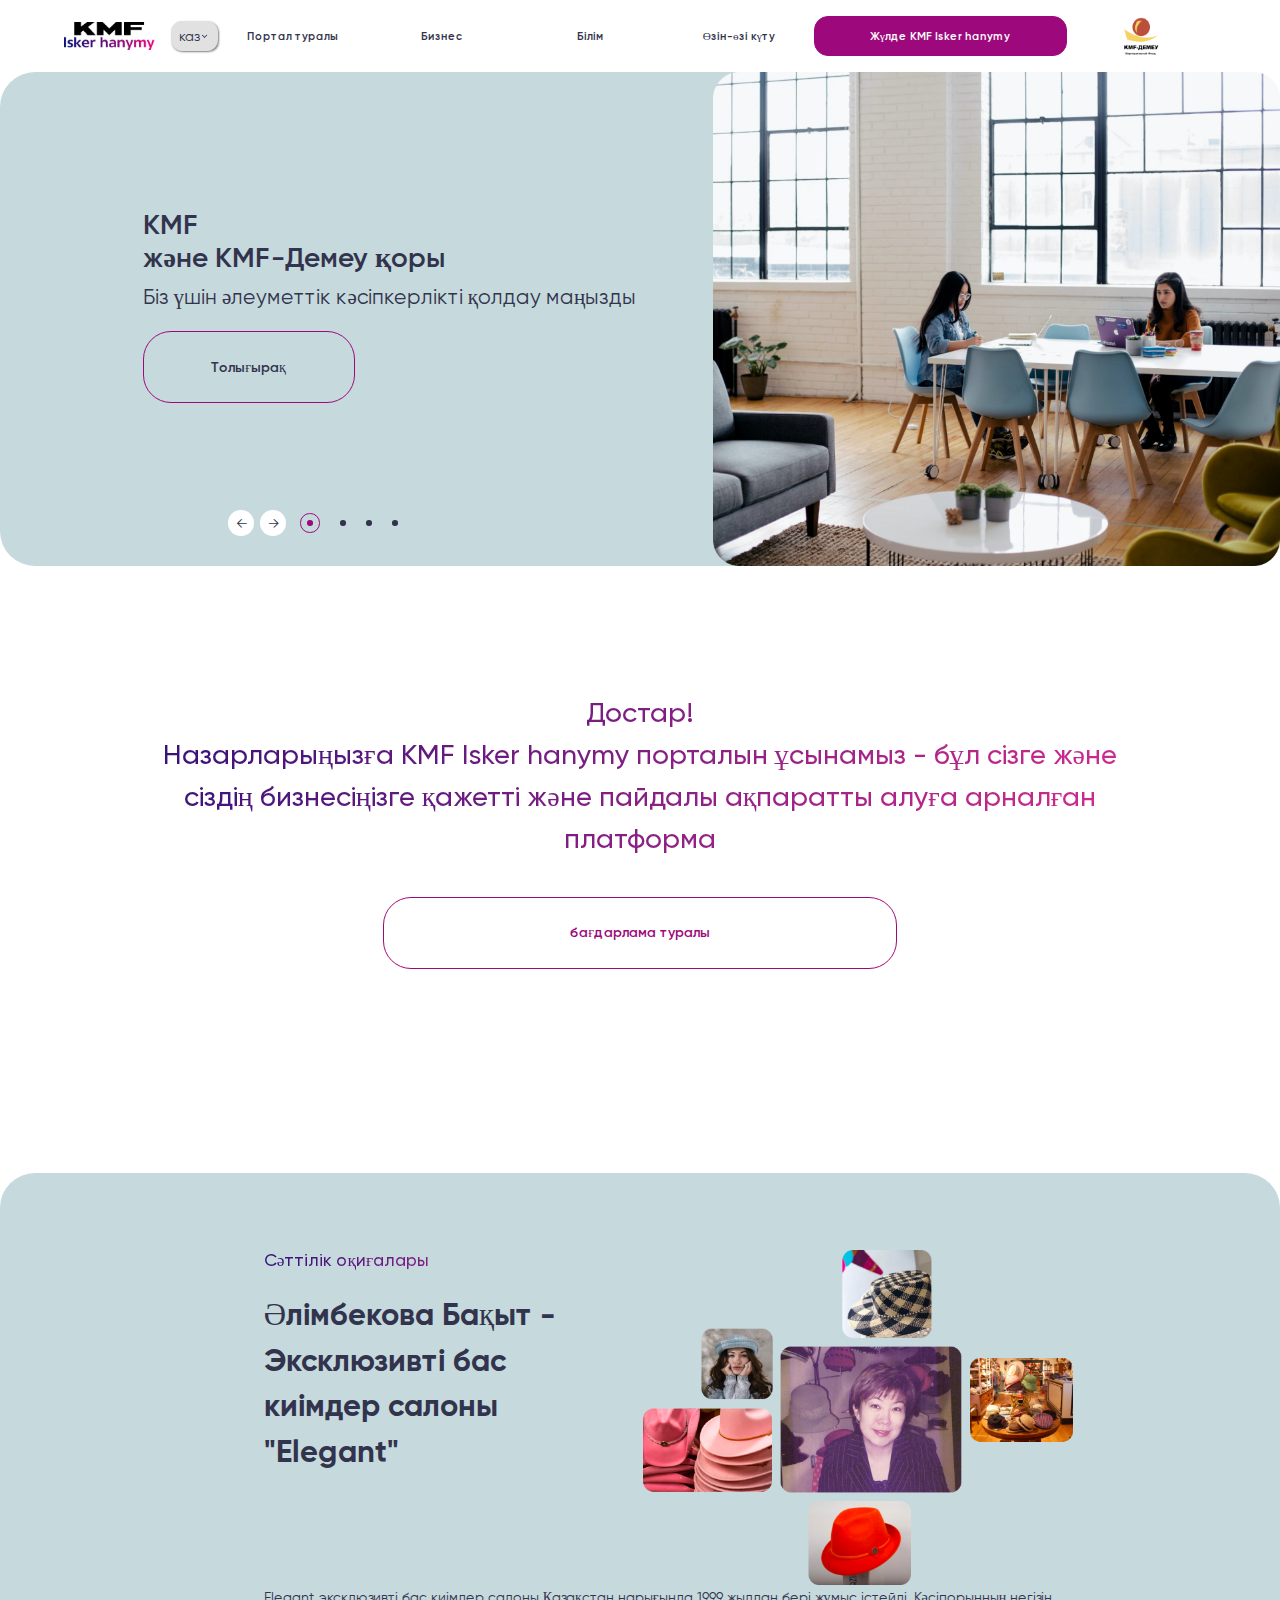
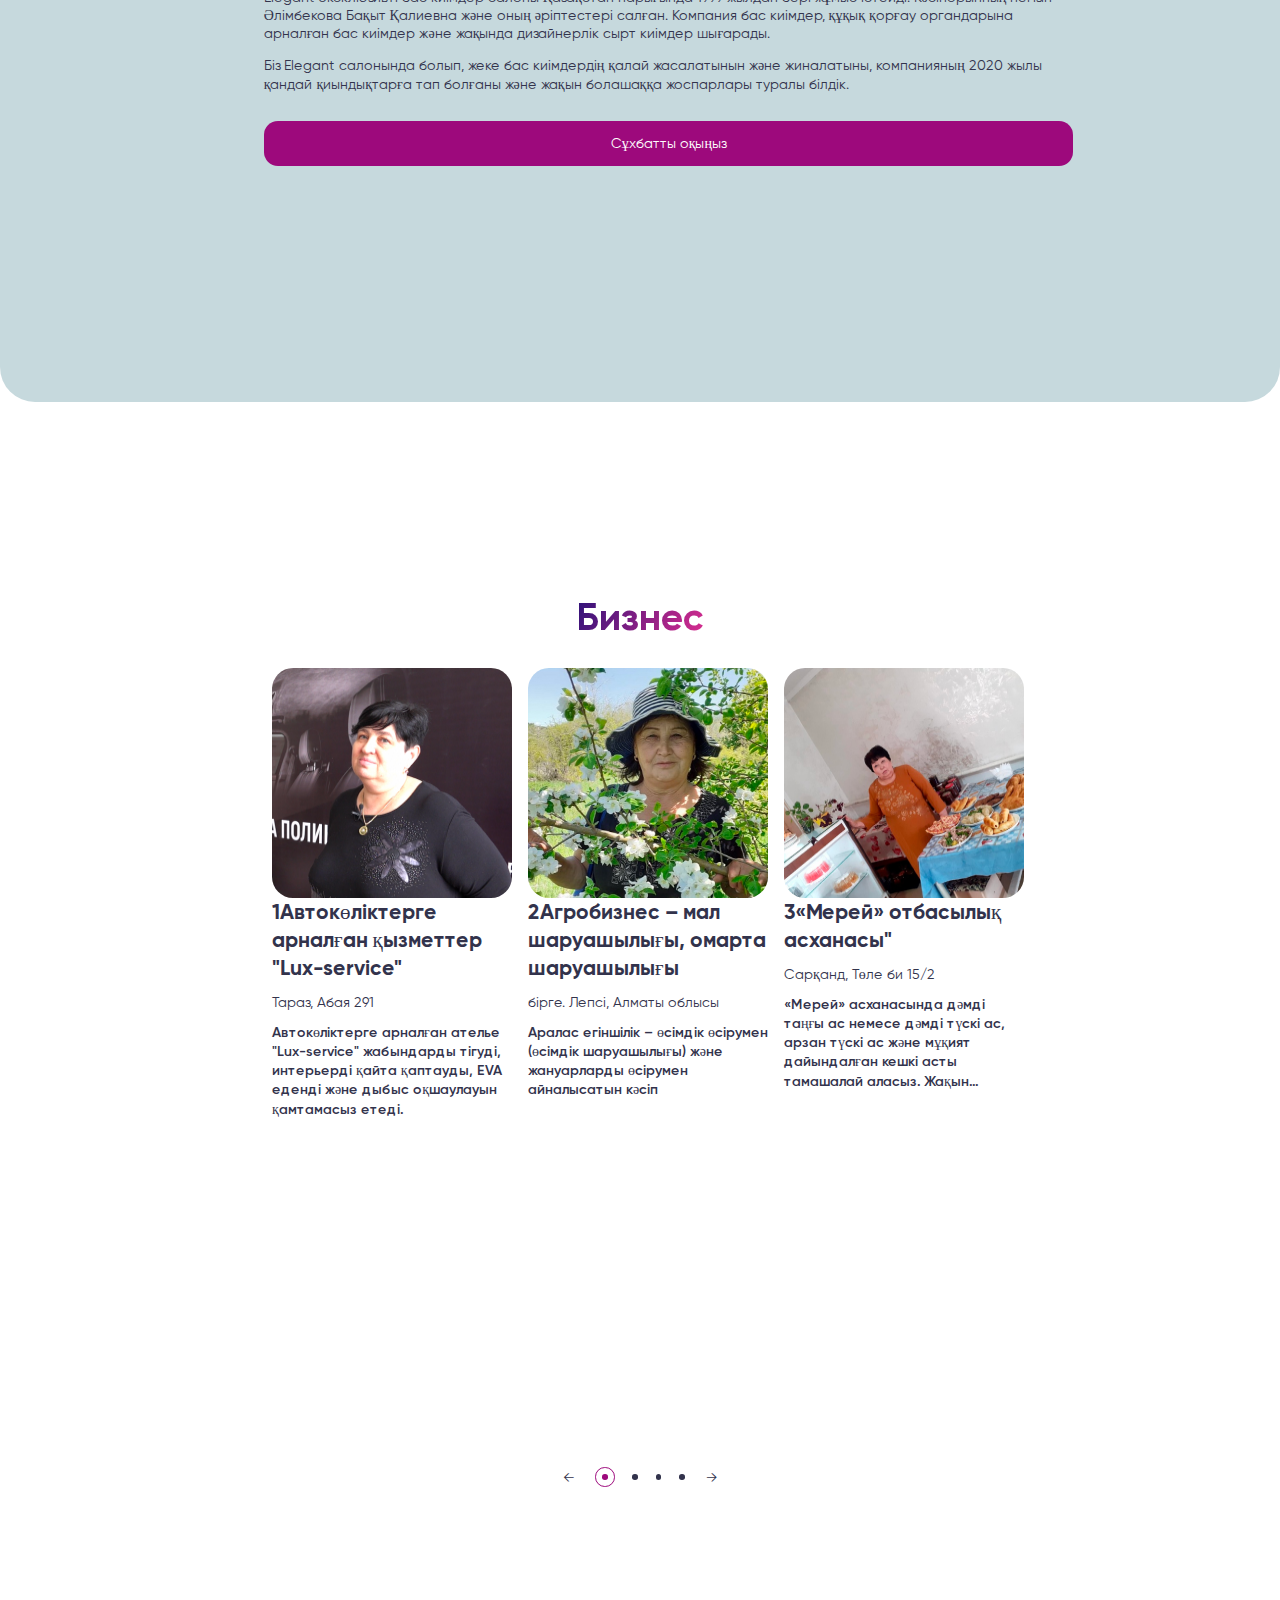
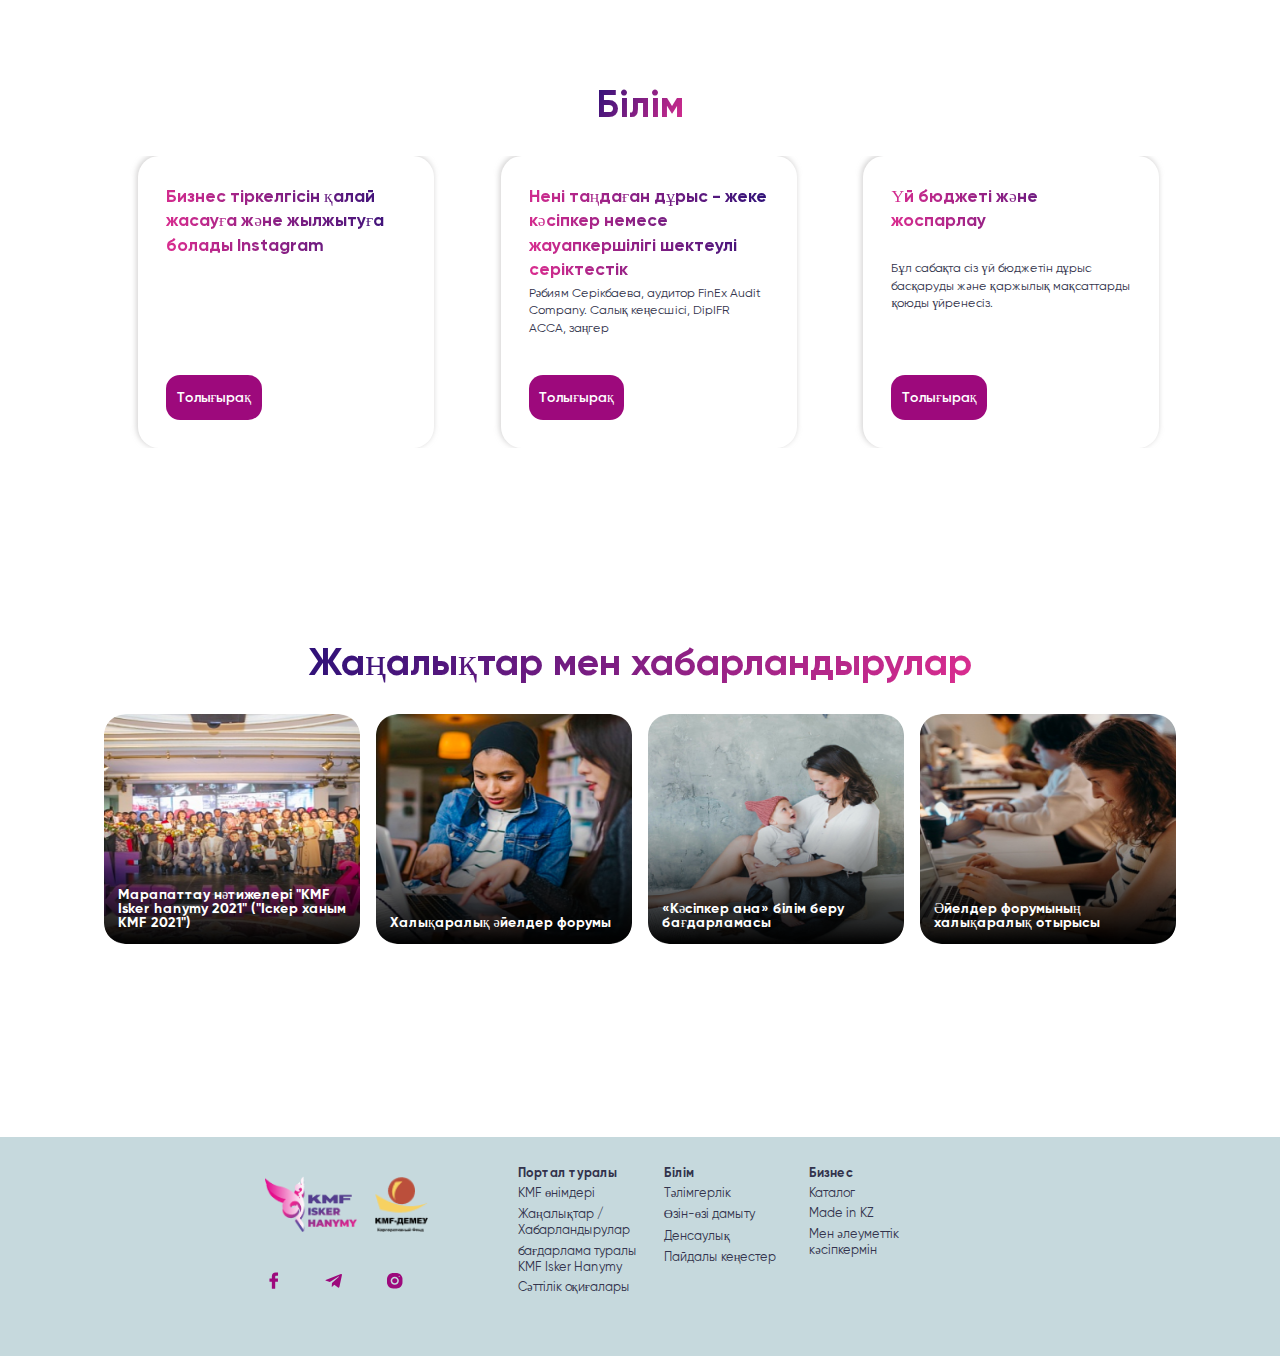
<file: Index.html>
<!DOCTYPE html>
<html lang="kk">
<head>
    <meta charset="UTF-8">
    <meta name="viewport" content="width=device-width, initial-scale=1.0">
    <link rel="shortcut icon" href="images/logo-3.png" type="image/png">
    <title>KMF</title>
    <link rel="preconnect" href="https://fonts.googleapis.com">
    <link rel="preconnect" href="https://fonts.gstatic.com" crossorigin>
    <link href="https://fonts.googleapis.com/css2?family=Inter:wght@100..900&display=swap" rel="stylesheet">

    <link rel = "stylesheet" href="styles/style.css">
    <link rel = "stylesheet" href="styles/media.css">
    <script defer src="scripts/script.js"></script>
    <script defer src="scripts/lang.js"></script>
    <script defer src="scripts/mobileScripts.js"></script>
</head>
<header>
    <nav>
        <div class="logo">
            <img src="images/logo-2.png" alt="logo">
            <div id="language_change">
                <div class = "language_item_lang">
                    <div class="new-select_lang">каз<img src="images/IconFrame.png" alt="arrow"></div>
                    <div class="new-select__list_lang slideUp_lang">
                        <div id = "ru" class="new-select__item_lang">
                            <span>рус<img src="images/IconFrame2.png" alt="arrow"></span>
                        </div>
                        <div id = "kk" class="new-select__item_lang">
                            <span>каз</span>
                        </div>
                    </div>
                </div>
            </div>
        </div>
        <div id = "navigation" class="navigation">
            <div class="navigation_item">
                <div class="new-select">Портал туралы</div>
                <div class="new-select__list slideUp">
                    <div class="new-select__item">
                        <span class= "new-select__item_title">Портал туралы</span>
                    </div>
                    <div class="new-select__item">
                        <span><a  href = "#">KMF өнімдері<img src="images/chevron-right.png" alt="readMore"></a></span>
                    </div>
                    <div class="new-select__item">
                        <span><a  href = "#">Жаңалықтар / Хабарландырулар<img src="images/chevron-right.png" alt="readMore"></a></span>
                    </div>
                    <div class="new-select__item">
                        <span><a  href = "#">KMF Icker Hanymy бағдарламасы туралы<img src="images/chevron-right.png" alt="readMore"></a></span>
                    </div>
                    <div class="new-select__item">
                        <span><a  href = "#">Сәттілік оқиғалары<img src="images/chevron-right.png" alt="readMore"></a></span>
                    </div>
                </div>
        </div>
        <div class="navigation_item">
                <div class="new-select">Бизнес</div>
                <div class="new-select__list slideUp">
                <div class="new-select__item">
                    <span class= "new-select__item_title">Бизнес</span>
                </div>
                <div class="new-select__item">
                    <span><a  href = "#">KMF өнімдері<img src="images/chevron-right.png" alt="readMore"></a></span>
                </div>
                <div class="new-select__item">
                    <span><a  href = "#">Жаңалықтар / Хабарландырулар<img src="images/chevron-right.png" alt="readMore"></a></span>
                </div>
                <div class="new-select__item">
                    <span><a  href = "#">KMF Icker Hanymy бағдарламасы туралы<img src="images/chevron-right.png" alt="readMore"></a></span>
                </div>
                <div class="new-select__item">
                    <span><a  href = "#">Сәттілік оқиғалары<img src="images/chevron-right.png" alt="readMore"></a></span>
                </div>
            </div>
        </div>
            <div class="navigation_item">
                <div class="new-select">Білім</div>
                <div class="new-select__list slideUp">
                <div class="new-select__item">
                    <span class= "new-select__item_title">Білім</span>
                </div>
                <div class="new-select__item">
                    <span><a  href = "#">KMF өнімдері<img src="images/chevron-right.png" alt="readMore"></a></span>
                </div>
                <div class="new-select__item">
                    <span><a  href = "#">Жаңалықтар / Хабарландырулар<img src="images/chevron-right.png" alt="readMore"></a></span>
                </div>
                <div class="new-select__item">
                    <span><a  href = "#">KMF Icker Hanymy бағдарламасы туралы<img src="images/chevron-right.png" alt="readMore"></a></span>
                </div>
                <div class="new-select__item">
                    <span><a  href = "#">Сәттілік оқиғалары<img src="images/chevron-right.png" alt="readMore"></a></span>
                </div>
            </div>
            </div>
            <div class="navigation_item">
                <div class="new-select">Өзін-өзі күту</div>
                <div class="new-select__list slideUp">
                <div class="new-select__item">
                    <span class= "new-select__item_title">Өзін-өзі күту</span>
                </div>
                <div class="new-select__item">
                    <span><a  href = "#">KMF өнімдері<img src="images/chevron-right.png" alt="readMore"></a></span>
                </div>
                <div class="new-select__item">
                    <span><a  href = "#">Жаңалықтар / Хабарландырулар<img src="images/chevron-right.png" alt="readMore"></a></span>
                </div>
                <div class="new-select__item">
                    <span><a  href = "#">KMF Icker Hanymy бағдарламасы туралы<img src="images/chevron-right.png" alt="readMore"></a></span>
                </div>
                <div class="new-select__item">
                    <span><a  href = "#">Сәттілік оқиғалары<img src="images/chevron-right.png" alt="readMore"></a></span>
                </div>
            </div>
            </div>
            <div id = "navigation_item_btn" class="navigation_item">Жүлде KMF Isker hanymy</div>
            <div class="navigation_item"><img src="images/logo-3.png" alt="logo">
            </div>

        </div>
        <div id="portrait_btn_nav">
            <div></div>
            <div></div>
            <div></div>
        </div>
    </nav>
    <div class = "header_container">
        <div class="header_left">
            <div class="header_container_texts">
                <div class="slider_certs">
                    <div class="header_container_text">
                        <h1 >KMF<br> және KMF-Демеу қоры</h1>
                        <p >Біз үшін әлеуметтік кәсіпкерлікті қолдау маңызды</p>
                        <a href="#"><div class="header_container_text_btn">Толығырақ</div></a>
                    </div>
                    <div class="header_container_text">
                        <h1 >KMF<br> adipisicing elit</h1>
                        <p >Lorem ipsum dolor sit amet consectetur adipisicing elit</p>
                        <a href="#"><div class="header_container_text_btn">Толығырақ</div></a>
                    </div>
                    <div class="header_container_text">
                        <h1 >KMF<br>sit amet consectetur</h1>
                        <p >Lorem ipsum dolor sit amet consectetur adipisicing elit</p>
                        <a href="#"><div class="header_container_text_btn">Толығырақ</div></a>
                    </div>
                    <div class="header_container_text">
                        <h1 >Lorem<br> ipsum dolor sit</h1>
                        <p >Lorem ipsum dolor sit amet consectetur adipisicing elit</p>
                        <a href="#"><div class="header_container_text_btn">Толығырақ</div></a>
                    </div>
                </div>
            </div>
            <div class="header_container_btns">
                <div id = "header_btn_left" class="header_container_btn">←</div>
                <div id = "header_btn_right" class="header_container_btn">→</div>
                <div class="header_container_counts">
                    <div class="header_container_count header_container_counts_active"><div></div></div>
                    <div class="header_container_count header_container_counts_passive"><div></div></div>
                    <div class="header_container_count header_container_counts_passive"><div></div></div>
                    <div class="header_container_count header_container_counts_passive"><div></div></div>
                </div>
            </div>
        </div>
        
        <div class="header_container_img"><img src="images/header_container.png" alt="anOffice"></div>
    </div>
</header>

<main>
    <div class="block_1">
        <div class="block_1_text">Достар!<br> Назарларыңызға KMF Isker hanymy порталын ұсынамыз - бұл сізге және сіздің бизнесіңізге қажетті және пайдалы ақпаратты алуға арналған платформа</div>
        <a href="#"><div class="block_1_btn">бағдарлама туралы</div></a>
    </div>
    <div class="block_2 block">
        <div class="block_2_title">
            <p >Сәттілік оқиғалары</p>
            <div >Әлімбекова Бақыт - Эксклюзивті бас киімдер салоны "Elegant"</div>
        </div>
        <div class="block_2_text">
            <p >Elegant эксклюзивті бас киімдер салоны Қазақстан нарығында 1999 жылдан бері жұмыс істейді. Кәсіпорынның негізін Әлімбекова Бақыт Қалиевна және оның әріптестері салған. Компания бас киімдер, құқық қорғау органдарына арналған бас киімдер және жақында дизайнерлік сырт киімдер шығарады.</p>
            <p>Біз Elegant салонында болып, жеке бас киімдердің қалай жасалатынын және жиналатыны, компанияның 2020 жылы қандай қиындықтарға тап болғаны және жақын болашаққа жоспарлары туралы білдік.</p>
            <a href="#"><div >Сұхбатты оқыңыз</div></a>
        </div>
        <div class="block_2_photo">
            <img src="images/Frame18.png" alt="photos">
        </div>
    </div>
    <div class="block_3 block">
        <p class = "titles">Бизнес</p>
        <div class="block_3_slider_container">
            <div class="block_3_slider"></div>
        </div>
        <div class="block_3_btns">
                <div id = "block_3_btn_left" class="block_3_btn">←</div>
                <div class="block_3_counts">
                    <div class="block_3_count header_container_counts_active"><div></div></div>
                    <div class="block_3_count header_container_counts_passive"><div></div></div>
                    <div class="block_3_count header_container_counts_passive"><div></div></div>
                    <div class="block_3_count header_container_counts_passive"><div></div></div>
                </div>
                <div id = "block_3_btn_right" class="block_3_btn">→</div>
        </div>
    </div>
    <div class="block_4 block">
        <p class = "titles">Білім</p>
        <div class="block_4_container">
            <div class="block_4_slider">
                <div class="block_4_item">
                    <div class="blcok_4_item_title">Бизнес тіркелгісін қалай жасауға және жылжытуға болады Instagram</div>
                    <div class="blcok_4_item_text"></div>
                    <a href="#"><div class="block_4_btn">Толығырақ</div></a>
                </div>
                <div class="block_4_item">
                    <div class="blcok_4_item_title">Нені таңдаған дұрыс - жеке кәсіпкер немесе жауапкершілігі шектеулі серіктестік</div>
                    <div class="blcok_4_item_text">Рәбиям Серікбаева, аудитор FinEx Audit Company. 
                        Салық кеңесшісі, DipIFR ACCA, заңгер</div>
                        <a href="#"><div class="block_4_btn">Толығырақ</div></a>
                </div>
                <div class="block_4_item">
                    <div class="blcok_4_item_title">Үй бюджеті және жоспарлау</div>
                    <div class="blcok_4_item_text">Бұл сабақта сіз үй бюджетін дұрыс басқаруды және қаржылық мақсаттарды қоюды үйренесіз.</div>
                    <a href="#"><div class="block_4_btn">Толығырақ</div></a>
                </div>
            </div>

        </div>
        <div class="block_4_btns">
            <div class="block_4_counts">
                <div class="block_4_count header_container_counts_active"><div></div></div>
                <div class="block_4_count header_container_counts_passive"><div></div></div>
                <div class="block_4_count header_container_counts_passive"><div></div></div>
            </div>
        </div>
    </div>
    <div class="block_5 block">
        <p class = "titles">Жаңалықтар мен хабарландырулар</p>
        <div class="block_5_container">
            <div class="block_5_slider">
                <a class="block_5_item">
                        <div class="block_5_item_img">
                            <img src="images/Frame26.png" alt="photo">
                        </div>
                        <div class="block_5_item_hover"></div>
                        <div class="block_5_item_title">Марапаттау нәтижелері "KMF Isker hanymy 2021" ("Іскер ханым KMF 2021")</div>
                </a>
                <div class="block_5_item">
                    <a href="#">
                        <div class="block_5_item_img">
                            <img src="images/Frame37.png" alt="photo">
                        </div>
                        <div class="block_5_item_hover"></div>
                        <div class="block_5_item_title">Халықаралық әйелдер форумы</div>
                    </a>
                </div>
                <div class="block_5_item">
                    <a href="#">
                        <div class="block_5_item_img">
                            <img src="images/Frame28.png" alt="photo">
                        </div>
                        <div class="block_5_item_hover"></div>
                        <div class="block_5_item_title">«Кәсіпкер ана» білім беру бағдарламасы</div>
                    </a>
                </div>
                <div class="block_5_item">
                    <a href="#">
                        <div class="block_5_item_img">
                            <img src="images/Frame39.png" alt="photo">
                        </div>
                        <div class="block_5_item_hover"></div>
                        <div class="block_5_item_title">Әйелдер форумының халықаралық отырысы</div>
                    </a>
                </div>
            </div>

        </div>
        <div class="block_5_btns">
            <div class="block_5_counts">
                <div class="block_5_count header_container_counts_active"><div></div></div>
                <div class="block_5_count header_container_counts_passive"><div></div></div>
                <div class="block_5_count header_container_counts_passive"><div></div></div>
                <div class="block_5_count header_container_counts_passive"><div></div></div>
            </div>
        </div>
    </div>
</main>

<footer>
    <div class="footer_links">
        <div class="footer_links_kmf">
            <a href="#"><img src="images/_Режим_изоляции.png" alt="link"></a>
            <a href="#"><img src="images/logo-3.png" alt="logo"></a>
        </div>
        <div class="footer_links_messenger">
            <a href="#"><svg width="10" height="17" viewBox="0 0 10 17" fill="none" xmlns="http://www.w3.org/2000/svg">
                <path d="M8.85278 0.503294L6.85399 0.5C4.60842 0.5 3.15723 2.02942 3.15723 4.3966V6.1932H1.14754C0.973881 6.1932 0.833252 6.33782 0.833252 6.51621V9.11928C0.833252 9.29767 0.974041 9.44213 1.14754 9.44213H3.15723V16.0105C3.15723 16.1889 3.29786 16.3333 3.47152 16.3333H6.0936C6.26726 16.3333 6.40789 16.1887 6.40789 16.0105V9.44213H8.75769C8.93135 9.44213 9.07198 9.29767 9.07198 9.11928L9.07294 6.51621C9.07294 6.43056 9.03975 6.34853 8.9809 6.28791C8.92205 6.2273 8.84187 6.1932 8.75849 6.1932H6.40789V4.6702C6.40789 3.93819 6.5777 3.56658 7.50598 3.56658L8.85246 3.56609C9.02596 3.56609 9.16658 3.42147 9.16658 3.24324V0.826145C9.16658 0.648083 9.02612 0.503624 8.85278 0.503294Z" fill="#9D097C" class="svg_facebook"></path>
            </svg></a>
            <a href="#"><svg width="16" height="13" viewBox="0 0 16 13" fill="none" xmlns="http://www.w3.org/2000/svg">
                <path d="M6.38574 8.57187L6.13761 12.0619C6.49261 12.0619 6.64636 11.9094 6.83074 11.7262L8.49511 10.1356L11.9439 12.6612C12.5764 13.0137 13.022 12.8281 13.1926 12.0794L15.4564 1.47187L15.457 1.47125C15.6576 0.536249 15.1189 0.170625 14.5026 0.399999L1.19636 5.49437C0.288236 5.84687 0.301986 6.35312 1.04199 6.58249L4.44386 7.64062L12.3457 2.69625C12.7176 2.45 13.0557 2.58625 12.7776 2.8325L6.38574 8.57187Z" fill="#9D097C" class="svg_telegram"></path>
            </svg></a>
            <a href="#"><svg width="16" height="16" viewBox="0 0 16 16" fill="none" xmlns="http://www.w3.org/2000/svg">
                <path fill-rule="evenodd" clip-rule="evenodd" d="M0.916748 7.99984C0.916748 6.52799 0.916748 5.79207 1.05673 5.18353C1.52884 3.13118 3.13142 1.5286 5.18377 1.05649C5.79231 0.916504 6.52824 0.916504 8.00008 0.916504C9.47193 0.916504 10.2079 0.916504 10.8164 1.05649C12.8687 1.5286 14.4713 3.13118 14.9434 5.18353C15.0834 5.79207 15.0834 6.52799 15.0834 7.99984C15.0834 9.47168 15.0834 10.2076 14.9434 10.8161C14.4713 12.8685 12.8687 14.4711 10.8164 14.9432C10.2079 15.0832 9.47193 15.0832 8.00008 15.0832C6.52824 15.0832 5.79231 15.0832 5.18377 14.9432C3.13142 14.4711 1.52884 12.8685 1.05673 10.8161C0.916748 10.2076 0.916748 9.47168 0.916748 7.99984ZM8.00008 4.24984C5.92914 4.24984 4.25008 5.9289 4.25008 7.99984C4.25008 10.0708 5.92914 11.7498 8.00008 11.7498C10.071 11.7498 11.7501 10.0708 11.7501 7.99984C11.7501 5.9289 10.071 4.24984 8.00008 4.24984ZM8.00008 10.3436C6.70821 10.3436 5.65633 9.29171 5.65633 7.99984C5.65633 6.70702 6.70821 5.65609 8.00008 5.65609C9.29196 5.65609 10.3438 6.70702 10.3438 7.99984C10.3438 9.29171 9.29196 10.3436 8.00008 10.3436ZM12.531 3.96859C12.531 4.24456 12.3073 4.46828 12.0313 4.46828C11.7554 4.46828 11.5317 4.24456 11.5317 3.96859C11.5317 3.69262 11.7554 3.4689 12.0313 3.4689C12.3073 3.4689 12.531 3.69262 12.531 3.96859Z" fill="#9D097C" class="svg_instagram"></path>
            </svg></a>                   
        </div>
    </div>
    <div class="footer_nav">
        <div class="footer_nav_column">
            <p class="footer_nav_column_title">Портал туралы</p>
            <p>KMF өнімдері</p>
            <p>Жаңалықтар / Хабарландырулар</p>
            <p>бағдарлама туралы KMF Isker Hanymy</p>
            <p>Сәттілік оқиғалары</p>
        </div>
        <div class="footer_nav_column">
            <p class="footer_nav_column_title">Білім</p>
            <p>Тәлімгерлік</p>
            <p>Өзін-өзі дамыту</p>
            <p>Денсаулық</p>
            <p>Пайдалы кеңестер</p>
        </div>
        <div class="footer_nav_column">
            <p class="footer_nav_column_title">Бизнес</p>
            <p>Каталог</p>
            <p>Made in KZ</p>
            <p>Мен әлеуметтік кәсіпкермін</p>
        </div>
    </div>
</footer>
</body>
</html>
</file>
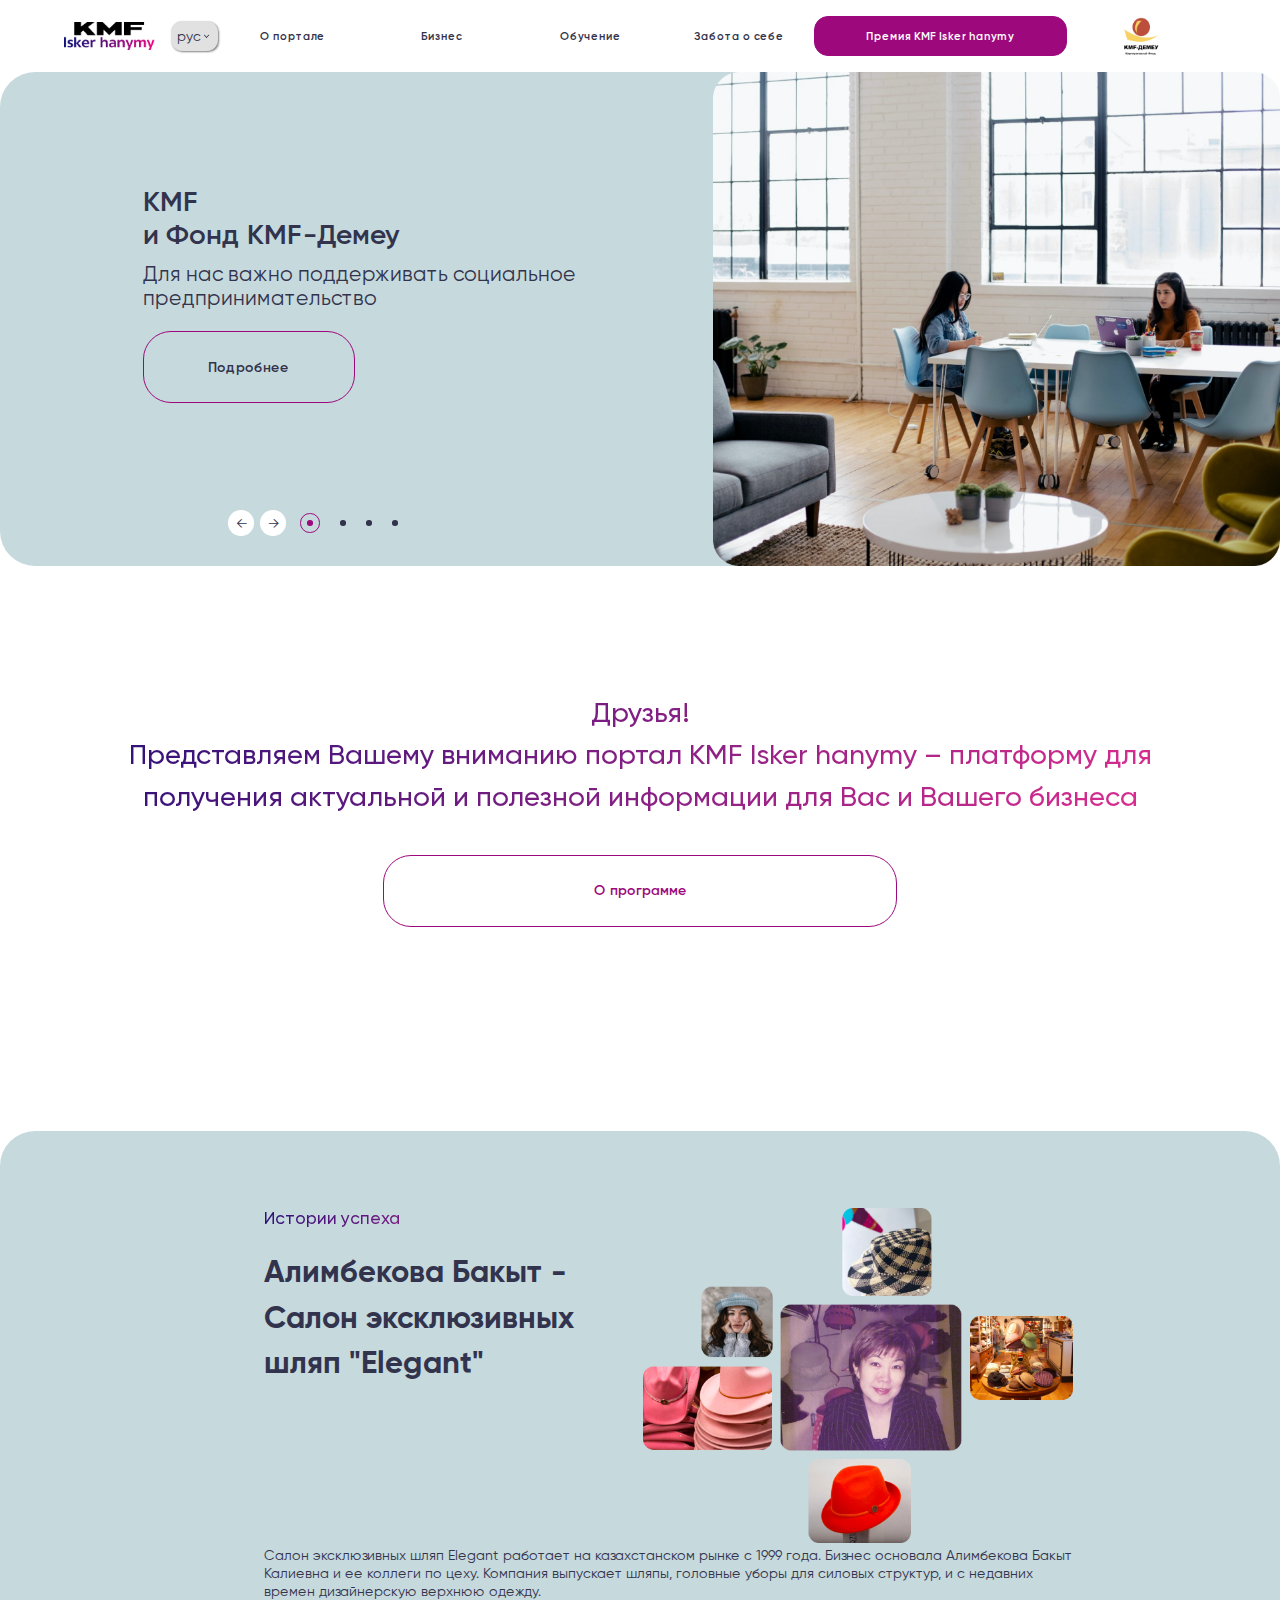
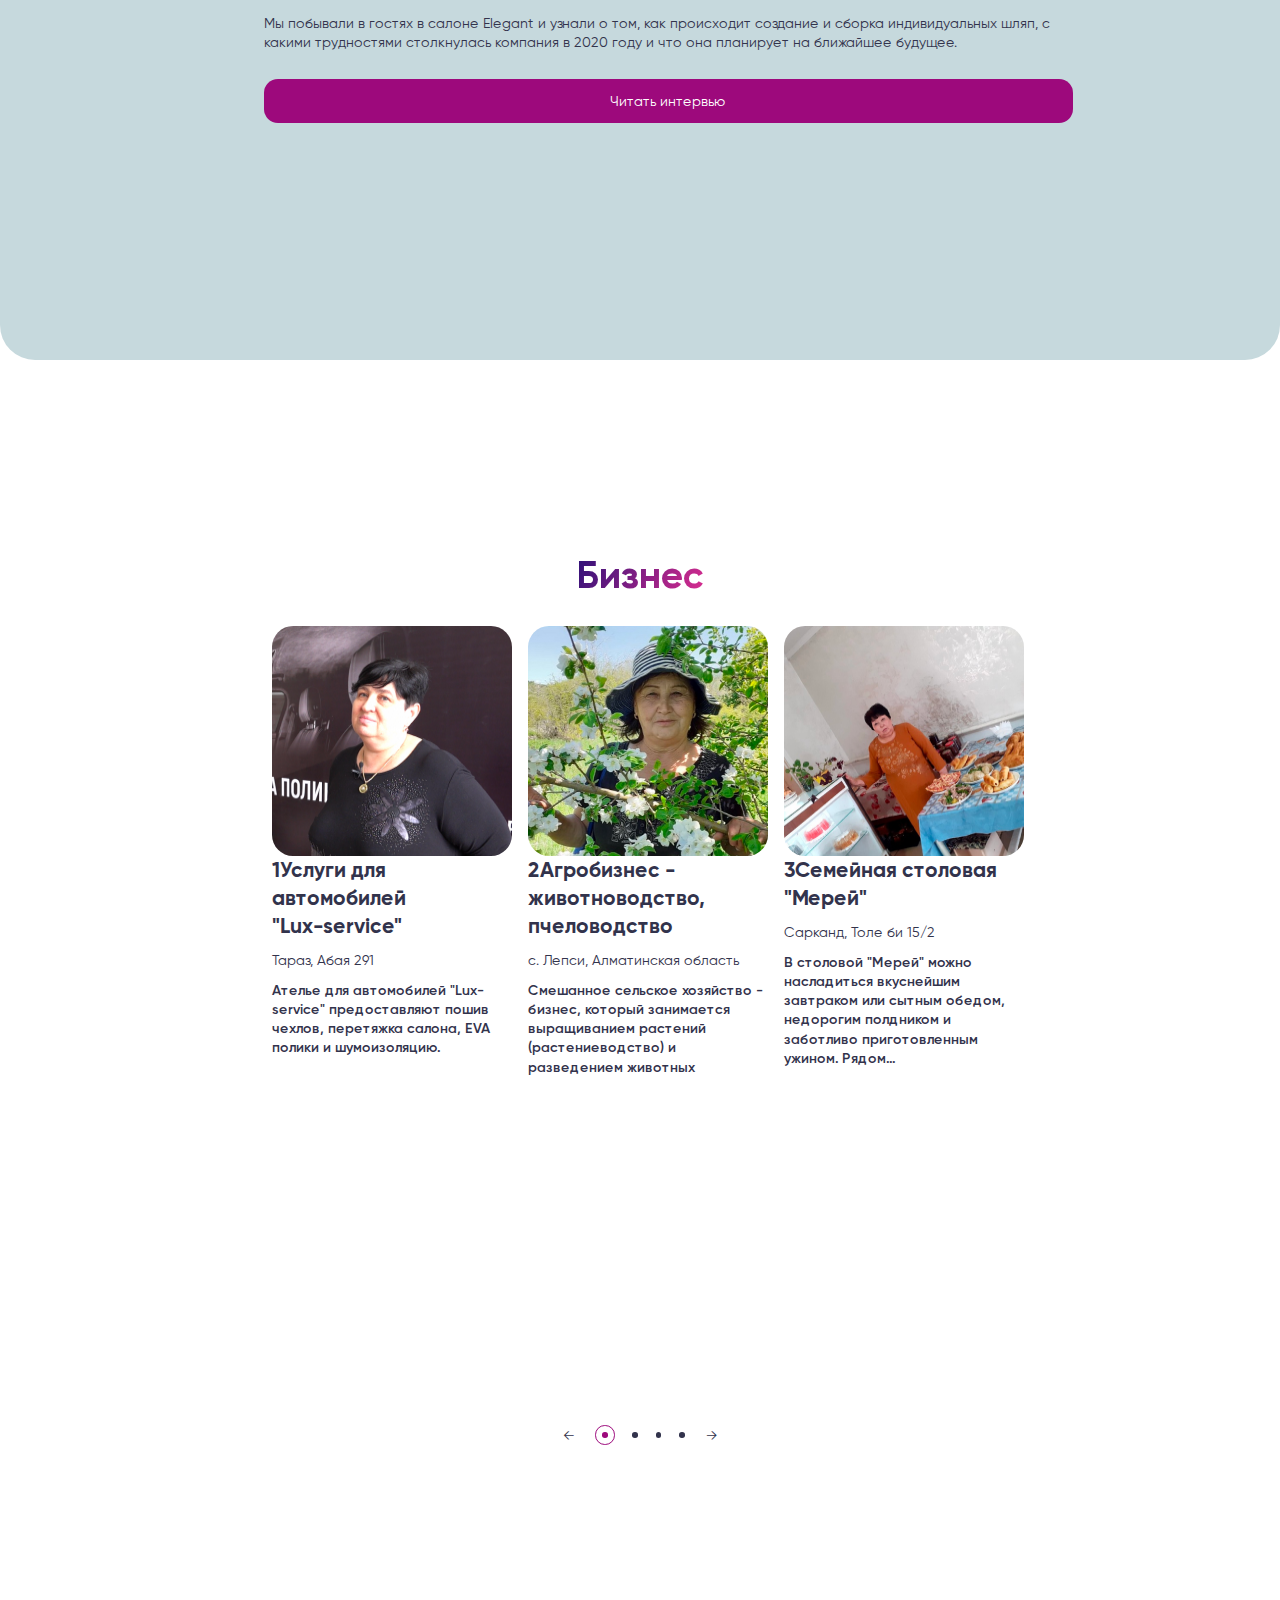
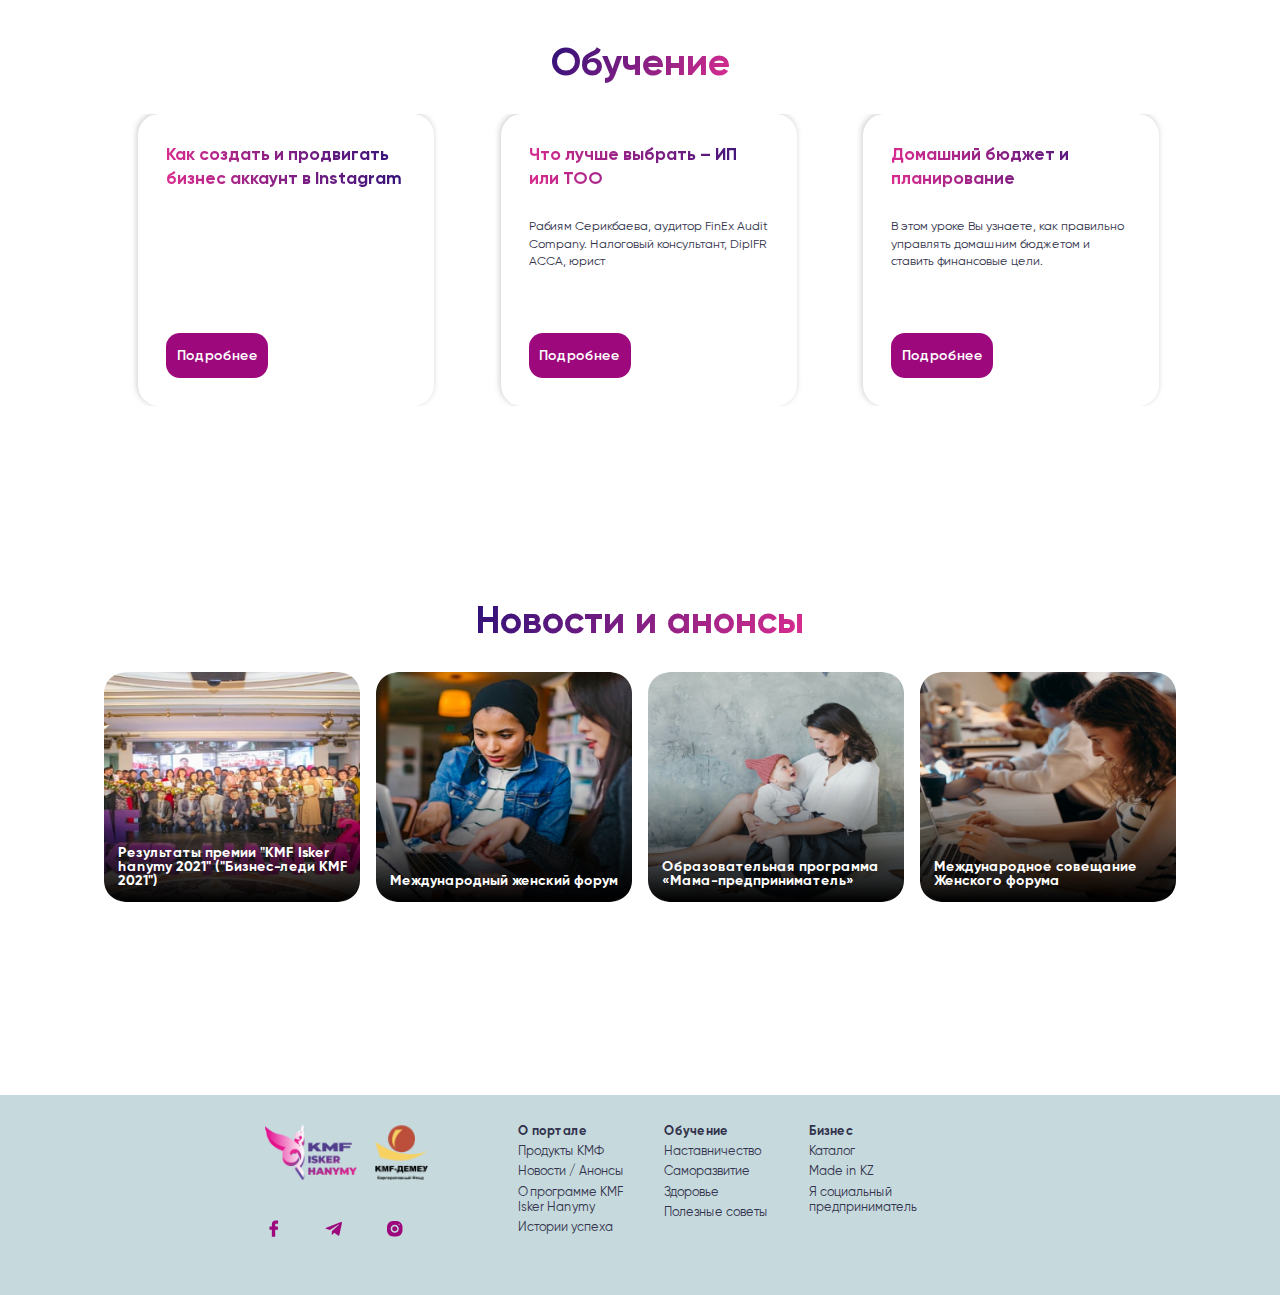
<file: ruindex.html>
<!DOCTYPE html>
<html lang="ru">
<head>
    <meta charset="UTF-8">
    <meta name="viewport" content="width=device-width, initial-scale=1.0">
    <link rel="shortcut icon" href="images/logo-3.png" type="image/png">
    <title>KMF</title>
    <link rel="preconnect" href="https://fonts.googleapis.com">
    <link rel="preconnect" href="https://fonts.gstatic.com" crossorigin>
    <link href="https://fonts.googleapis.com/css2?family=Inter:wght@100..900&display=swap" rel="stylesheet">

    <link rel = "stylesheet" href="styles/style.css">
    <link rel = "stylesheet" href="styles/media.css">
    <script defer src="scripts/script.js"></script>
    <script defer src="scripts/lang.js"></script>
    <script defer src="scripts/mobileScripts.js"></script>
</head>
<body>
    <header>
        <nav>
            <div class="logo">
                <img src="images/logo-2.png" alt="logo">
                <div id="language_change">
                    <div class = "language_item_lang">
                        <div class="new-select_lang">рус<img src="images/IconFrame.png" alt="arrow"></div>
                        <div class="new-select__list_lang slideUp_lang">
                            <div id = "ru" class="new-select__item_lang">
                                <span>рус<img src="images/IconFrame2.png" alt="arrow"></span>
                            </div>
                            <div id = "kk" class="new-select__item_lang">
                                <span>каз</span>
                            </div>
                        </div>
                    </div>
                </div>
            </div>
            <div id = "navigation" class="navigation">
                <div class="navigation_item">
                    <div class="new-select">О портале</div>
                    <div class="new-select__list slideUp">
                        <div class="new-select__item">
                            <span class= "new-select__item_title">О портале</span>
                        </div>
                        <div class="new-select__item">
                            <span><a  href = "#">Продукты КМФ<img src="images/chevron-right.png" alt="readMore"></a></span>
                        </div>
                        <div class="new-select__item">
                            <span><a  href = "#">Новости / Анонсы<img src="images/chevron-right.png" alt="readMore"></a></span>
                        </div>
                        <div class="new-select__item">
                            <span><a  href = "#">О программе KMF Isker Hanymy<img src="images/chevron-right.png" alt="readMore"></a></span>
                        </div>
                        <div class="new-select__item">
                            <span><a  href = "#">Истории успеха<img src="images/chevron-right.png" alt="readMore"></a></span>
                        </div>
                    </div>
                </div>
                <div class="navigation_item">
                    <div class="new-select">Бизнес</div>
                    <div class="new-select__list slideUp">
                    <div class="new-select__item">
                        <span class= "new-select__item_title">Бизнес</span>
                    </div>
                    <div class="new-select__item">
                        <span><a  href = "#">Продукты КМФ<img src="images/chevron-right.png" alt="readMore"></a></span>
                    </div>
                    <div class="new-select__item">
                        <span><a  href = "#">Новости / Анонсы<img src="images/chevron-right.png" alt="readMore"></a></span>
                    </div>
                    <div class="new-select__item">
                        <span><a  href = "#">О программе KMF Isker Hanymy<img src="images/chevron-right.png" alt="readMore"></a></span>
                    </div>
                    <div class="new-select__item">
                        <span><a  href = "#">Истории успеха<img src="images/chevron-right.png" alt="readMore"></a></span>
                    </div>
                </div>
            </div>
                <div class="navigation_item">
                    <div class="new-select">Обучение</div>
                    <div class="new-select__list slideUp">
                    <div class="new-select__item">
                        <span class= "new-select__item_title">Обучение</span>
                    </div>
                    <div class="new-select__item">
                        <span><a  href = "#">Продукты КМФ <img src="images/chevron-right.png" alt="readMore"></a></span>
                    </div>
                    <div class="new-select__item">
                        <span><a  href = "#">Новости / Анонсы<img src="images/chevron-right.png" alt="readMore"></a></span>
                    </div>
                    <div class="new-select__item">
                        <span><a  href = "#">О программе KMF Isker Hanymy<img src="images/chevron-right.png" alt="readMore"></a></span>
                    </div>
                    <div class="new-select__item">
                        <span><a  href = "#">Истории успеха<img src="images/chevron-right.png" alt="readMore"></a></span>
                    </div>
                </div>
                </div>
                <div class="navigation_item">
                    <div class="new-select">Забота о себе</div>
                    <div class="new-select__list slideUp">
                    <div class="new-select__item">
                        <span class= "new-select__item_title">Забота о себе</span>
                    </div>
                    <div class="new-select__item">
                        <span><a  href = "#">Продукты КМФ<img src="images/chevron-right.png" alt="readMore"></a></span>
                    </div>
                    <div class="new-select__item">
                        <span><a  href = "#">Новости / Анонсы<img src="images/chevron-right.png" alt="readMore"></a></span>
                    </div>
                    <div class="new-select__item">
                        <span><a  href = "#">О программе KMF Isker Hanymy<img src="images/chevron-right.png" alt="readMore"></a></span>
                    </div>
                    <div class="new-select__item">
                        <span><a  href = "#">Истории успеха<img src="images/chevron-right.png" alt="readMore"></a></span>
                    </div>
                </div>
                </div>
                <div id = "navigation_item_btn" class="navigation_item">Премия KMF Isker hanymy</div>
                <div class="navigation_item"><img src="images/logo-3.png" alt="logo">
                </div>

            </div>
            <div id="portrait_btn_nav">
                <div></div>
                <div></div>
                <div></div>
            </div>
        </nav>
        <div class = "header_container">
            <div class="header_left">
                <div class="header_container_texts">
                    <div class="slider_certs">
                        <div class="header_container_text">
                            <h1 >KMF<br> и Фонд KMF-Демеу</h1>
                            <p >Для нас важно поддерживать социальное предпринимательство</p>
                            <a href="#"><div class="header_container_text_btn">Подробнее</div></a>
                        </div>
                        <div class="header_container_text">
                            <h1 >KMF<br> adipisicing elit</h1>
                            <p >Lorem ipsum dolor sit amet consectetur adipisicing elit</p>
                            <a href="#"><div class="header_container_text_btn">Подробнее</div></a>
                        </div>
                        <div class="header_container_text">
                            <h1 >KMF<br>sit amet consectetur</h1>
                            <p >Lorem ipsum dolor sit amet consectetur adipisicing elit</p>
                            <a href="#"><div class="header_container_text_btn">Подробнее</div></a>
                        </div>
                        <div class="header_container_text">
                            <h1 >Lorem<br> ipsum dolor sit</h1>
                            <p >Lorem ipsum dolor sit amet consectetur adipisicing elit</p>
                            <a href="#"><div class="header_container_text_btn">Подробнее</div></a>
                        </div>
                    </div>
                </div>
                <div class="header_container_btns">
                    <div id = "header_btn_left" class="header_container_btn">←</div>
                    <div id = "header_btn_right" class="header_container_btn">→</div>
                    <div class="header_container_counts">
                        <div class="header_container_count header_container_counts_active"><div></div></div>
                        <div class="header_container_count header_container_counts_passive"><div></div></div>
                        <div class="header_container_count header_container_counts_passive"><div></div></div>
                        <div class="header_container_count header_container_counts_passive"><div></div></div>
                    </div>
                </div>
            </div>
            
            <div class="header_container_img"><img src="images/header_container.png" alt="anOffice"></div>
        </div>
    </header>

    <main>
        <div class="block_1">
            <div class="block_1_text">Друзья!<br> Представляем Вашему вниманию портал KMF Isker hanymy – платформу для получения актуальной и полезной информации для Вас и Вашего бизнеса</div>
            <a href="#"><div class="block_1_btn">О программе</div></a>
        </div>
        <div class="block_2 block">
            <div class="block_2_title">
                <p >Истории успеха</p>
                <div >Алимбекова Бакыт - Салон эксклюзивных шляп "Elegant"</div>
            </div>
            <div class="block_2_text">
                <p >Салон эксклюзивных шляп Elegant работает на казахстанском рынке с 1999 года. Бизнес основала Алимбекова Бакыт Калиевна и ее коллеги по цеху. Компания выпускает шляпы, головные уборы для силовых структур, и с недавних времен дизайнерскую верхнюю одежду.</p>
                <p >Мы побывали в гостях в салоне Elegant и узнали о том, как происходит создание и сборка индивидуальных шляп, с какими трудностями столкнулась компания в 2020 году и что она планирует на ближайшее будущее.</p>
                <a href="#"><div >Читать интервью</div></a>
            </div>
            <div class="block_2_photo">
                <img src="images/Frame18.png" alt="photos">
            </div>
        </div>
        <div class="block_3 block">
            <p class = "titles">Бизнес</p>
            <div class="block_3_slider_container">
                <div class="block_3_slider"></div>
            </div>
            <div class="block_3_btns">
                    <div id = "block_3_btn_left" class="block_3_btn">←</div>
                    <div class="block_3_counts">
                        <div class="block_3_count header_container_counts_active"><div></div></div>
                        <div class="block_3_count header_container_counts_passive"><div></div></div>
                        <div class="block_3_count header_container_counts_passive"><div></div></div>
                        <div class="block_3_count header_container_counts_passive"><div></div></div>
                    </div>
                    <div id = "block_3_btn_right" class="block_3_btn">→</div>
            </div>
        </div>
        <div class="block_4 block">
            <p class = "titles">Обучение</p>
            <div class="block_4_container">
                <div class="block_4_slider">
                    <div class="block_4_item">
                        <div class="blcok_4_item_title">Как создать и продвигать бизнес аккаунт в Instagram</div>
                        <div class="blcok_4_item_text"></div>
                        <a href="#"><div class="block_4_btn">Подробнее</div></a>
                    </div>
                    <div class="block_4_item">
                        <div class="blcok_4_item_title">Что лучше выбрать – ИП или ТОО</div>
                        <div class="blcok_4_item_text">Рабиям Серикбаева, аудитор FinEx Audit Company. 
                            Налоговый консультант, DipIFR ACCA, юрист</div>
                            <a href="#"><div class="block_4_btn">Подробнее</div></a>
                    </div>
                    <div class="block_4_item">
                        <div class="blcok_4_item_title">Домашний бюджет и планирование</div>
                        <div class="blcok_4_item_text">В этом уроке Вы узнаете, как правильно управлять домашним бюджетом и ставить финансовые цели.</div>
                        <a href="#"><div class="block_4_btn">Подробнее</div></a>
                    </div>
                </div>

            </div>
            <div class="block_4_btns">
                <div class="block_4_counts">
                    <div class="block_4_count header_container_counts_active"><div></div></div>
                    <div class="block_4_count header_container_counts_passive"><div></div></div>
                    <div class="block_4_count header_container_counts_passive"><div></div></div>
                </div>
            </div>
        </div>
        <div class="block_5 block">
            <p class = "titles">Новости и анонсы</p>
            <div class="block_5_container">
                <div class="block_5_slider">
                    <a class="block_5_item">
                            <div class="block_5_item_img">
                                <img src="images/Frame26.png" alt="photo">
                            </div>
                            <div class="block_5_item_hover"></div>
                            <div class="block_5_item_title">Результаты премии "KMF Isker hanymy 2021" ("Бизнес-леди KMF 2021")</div>
                    </a>
                    <div class="block_5_item">
                        <a href="#">
                            <div class="block_5_item_img">
                                <img src="images/Frame37.png" alt="photo">
                            </div>
                            <div class="block_5_item_hover"></div>
                            <div class="block_5_item_title">Международный женский форум</div>
                        </a>
                    </div>
                    <div class="block_5_item">
                        <a href="#">
                            <div class="block_5_item_img">
                                <img src="images/Frame28.png" alt="photo">
                            </div>
                            <div class="block_5_item_hover"></div>
                            <div class="block_5_item_title">Образовательная программа «Мама-предприниматель»</div>
                        </a>
                    </div>
                    <div class="block_5_item">
                        <a href="#">
                            <div class="block_5_item_img">
                                <img src="images/Frame39.png" alt="photo">
                            </div>
                            <div class="block_5_item_hover"></div>
                            <div class="block_5_item_title">Международное совещание Женского форума</div>
                        </a>
                    </div>
                </div>

            </div>
            <div class="block_5_btns">
                <div class="block_5_counts">
                    <div class="block_5_count header_container_counts_active"><div></div></div>
                    <div class="block_5_count header_container_counts_passive"><div></div></div>
                    <div class="block_5_count header_container_counts_passive"><div></div></div>
                    <div class="block_5_count header_container_counts_passive"><div></div></div>
                </div>
            </div>
        </div>
    </main>
    
    <footer>
        <div class="footer_links">
            <div class="footer_links_kmf">
                <a href="#"><img src="images/_Режим_изоляции.png" alt="link"></a>
                <a href="#"><img src="images/logo-3.png" alt="logo"></a>
            </div>
            <div class="footer_links_messenger">
                <a href="#"><svg width="10" height="17" viewBox="0 0 10 17" fill="none" xmlns="http://www.w3.org/2000/svg">
                    <path d="M8.85278 0.503294L6.85399 0.5C4.60842 0.5 3.15723 2.02942 3.15723 4.3966V6.1932H1.14754C0.973881 6.1932 0.833252 6.33782 0.833252 6.51621V9.11928C0.833252 9.29767 0.974041 9.44213 1.14754 9.44213H3.15723V16.0105C3.15723 16.1889 3.29786 16.3333 3.47152 16.3333H6.0936C6.26726 16.3333 6.40789 16.1887 6.40789 16.0105V9.44213H8.75769C8.93135 9.44213 9.07198 9.29767 9.07198 9.11928L9.07294 6.51621C9.07294 6.43056 9.03975 6.34853 8.9809 6.28791C8.92205 6.2273 8.84187 6.1932 8.75849 6.1932H6.40789V4.6702C6.40789 3.93819 6.5777 3.56658 7.50598 3.56658L8.85246 3.56609C9.02596 3.56609 9.16658 3.42147 9.16658 3.24324V0.826145C9.16658 0.648083 9.02612 0.503624 8.85278 0.503294Z" fill="#9D097C" class="svg_facebook"></path>
                </svg></a>
                <a href="#"><svg width="16" height="13" viewBox="0 0 16 13" fill="none" xmlns="http://www.w3.org/2000/svg">
                    <path d="M6.38574 8.57187L6.13761 12.0619C6.49261 12.0619 6.64636 11.9094 6.83074 11.7262L8.49511 10.1356L11.9439 12.6612C12.5764 13.0137 13.022 12.8281 13.1926 12.0794L15.4564 1.47187L15.457 1.47125C15.6576 0.536249 15.1189 0.170625 14.5026 0.399999L1.19636 5.49437C0.288236 5.84687 0.301986 6.35312 1.04199 6.58249L4.44386 7.64062L12.3457 2.69625C12.7176 2.45 13.0557 2.58625 12.7776 2.8325L6.38574 8.57187Z" fill="#9D097C" class="svg_telegram"></path>
                </svg></a>
                <a href="#"><svg width="16" height="16" viewBox="0 0 16 16" fill="none" xmlns="http://www.w3.org/2000/svg">
                    <path fill-rule="evenodd" clip-rule="evenodd" d="M0.916748 7.99984C0.916748 6.52799 0.916748 5.79207 1.05673 5.18353C1.52884 3.13118 3.13142 1.5286 5.18377 1.05649C5.79231 0.916504 6.52824 0.916504 8.00008 0.916504C9.47193 0.916504 10.2079 0.916504 10.8164 1.05649C12.8687 1.5286 14.4713 3.13118 14.9434 5.18353C15.0834 5.79207 15.0834 6.52799 15.0834 7.99984C15.0834 9.47168 15.0834 10.2076 14.9434 10.8161C14.4713 12.8685 12.8687 14.4711 10.8164 14.9432C10.2079 15.0832 9.47193 15.0832 8.00008 15.0832C6.52824 15.0832 5.79231 15.0832 5.18377 14.9432C3.13142 14.4711 1.52884 12.8685 1.05673 10.8161C0.916748 10.2076 0.916748 9.47168 0.916748 7.99984ZM8.00008 4.24984C5.92914 4.24984 4.25008 5.9289 4.25008 7.99984C4.25008 10.0708 5.92914 11.7498 8.00008 11.7498C10.071 11.7498 11.7501 10.0708 11.7501 7.99984C11.7501 5.9289 10.071 4.24984 8.00008 4.24984ZM8.00008 10.3436C6.70821 10.3436 5.65633 9.29171 5.65633 7.99984C5.65633 6.70702 6.70821 5.65609 8.00008 5.65609C9.29196 5.65609 10.3438 6.70702 10.3438 7.99984C10.3438 9.29171 9.29196 10.3436 8.00008 10.3436ZM12.531 3.96859C12.531 4.24456 12.3073 4.46828 12.0313 4.46828C11.7554 4.46828 11.5317 4.24456 11.5317 3.96859C11.5317 3.69262 11.7554 3.4689 12.0313 3.4689C12.3073 3.4689 12.531 3.69262 12.531 3.96859Z" fill="#9D097C" class="svg_instagram"></path>
                </svg></a>                   
            </div>
        </div>
        <div class="footer_nav">
            <div class="footer_nav_column">
                <p class="footer_nav_column_title">О портале</p>
                <p>Продукты КМФ</p>
                <p>Новости / Анонсы</p>
                <p>О программе KMF Isker Hanymy</p>
                <p>Истории успеха</p>
            </div>
            <div class="footer_nav_column">
                <p class="footer_nav_column_title">Обучение</p>
                <p>Наставничество</p>
                <p>Саморазвитие</p>
                <p>Здоровье</p>
                <p>Полезные советы</p>
            </div>
            <div class="footer_nav_column">
                <p class="footer_nav_column_title">Бизнес</p>
                <p>Каталог</p>
                <p>Made in KZ</p>
                <p>Я социальный предприниматель</p>
            </div>
        </div>
    </footer>
</body>
</html>
</file>
<file: styles/style.css>
*,
*::after,
*::before{
    padding: 0;
    margin: 0;
}

html{
    box-sizing: border-box;
    color: rgba(50, 51, 76, 1);
	font-family: 'Gilroy-Regular';
    background-color: rgba(255, 255, 255, 1);
    margin: 0 auto;
    font-size: 16px;
    width: 100%;
    height: auto;
}

a{
    text-decoration: none;
    color:inherit;
}

body{
    height: 100%;
    width: 100%;
    display: flex;
    flex-direction: column;
    align-items: center;

}

.hidden{
    display: none;
}
.block{
    margin-bottom: 13.75rem;
}

.titles{
    font-family: 'Gilroy-Bold';
    line-height: 3.25rem;
    font-size: 2.75rem;
    background-image: linear-gradient(120deg, rgba(45, 17, 120, 1), rgba(219, 45, 143, 1));
    background-clip: text;
    -webkit-background-clip: text;
    -webkit-text-fill-color: transparent;
    margin-bottom: 2rem;
}

/*header..................................................................................................................................................*/
header{
    width: 100%;
    height: 100%;
    display: flex;
    flex-direction: column;
    align-items: center;
    justify-content: center;
}

nav{
    height: 8vh;
    width: 100%;
    display: flex;
    flex-direction: row;
    align-items: center;
    justify-content: start;
}

.logo{
    display: flex;
    flex-direction: row;
    margin-right: 16vw;
    margin-left: 20.6vw;
    align-items: center;
    height: 100%;
}

.logo img{
    height: 40%;
    width: auto;
}
/**/
#language_change{
    display: flex;
    flex-direction: column;
    justify-content: center;
    align-items: center;
    border-radius: 0.75rem;
    width: 3.5vw;
    height: 2rem;
    margin-left: 1.25vw;
    position: relative;
    cursor: pointer;
    background-color: rgba(225, 225, 225, 1);
    box-shadow: 1px 1px 2px rgb(129, 129, 129);
    border: rgba(225, 225, 225, 1) solid 1px;
}

.new-select__list_lang{
    border-radius: 0.75rem;
    width: 3.5vw;
}

.language_item_lang{
    width: 3.5vw;
    height: 100%;
}
.new-select_lang{
    width: 3.5vw;
    height: 100%;
    display: flex;
    flex-direction: row;
    align-items: center;
    justify-content: center;
}

.new-select__item_lang span{
    display: block;
    padding: 1rem 1rem;
    text-align: start;
    display: flex;
    flex-direction: row;
    align-items: center;
    width: 3.5vw;
}

.slideUp_lang{
    height: 0;
    opacity: 0;
    transition: all ease 1s;
    display: none;
}

.slideDown_lang{
    display: block;
    position: absolute;
    top: 0;
    left: 0;
    border: rgba(225, 225, 225, 1) solid 1px;
    border-radius: 0.75rem;
    width: 3.5vw;
    z-index: 2;
    background-color: rgba(225, 225, 225, 1);
    cursor: pointer;
    transition: all ease 1s;
    opacity: 1;
    height: auto;
    box-shadow: 1px 1px 2px rgb(129, 129, 129);
}

.navigation{
	font-family: 'Gilroy-SemiBold';
    height: 52%;
    width: 100%;
    margin-right: 10%;
    display: flex;
    flex-direction: row;
    align-items: center;
    justify-content: space-between;
}

.navigation_item{
    height: 100%;
    /*display: block;*/
    width: 100%;
    position: relative;
    transition: all ease 1s;
    cursor: pointer;
    text-align: center;
    display: flex;
    flex-direction: column;
    align-items: center;
    justify-content: center;
}

.navigation_item:hover{
    color: rgba(157, 9, 124, 1);
}

#navigation_item_btn{
    background-color: rgba(157, 9, 124, 1);
    border-radius: 1rem;
    display: flex;
    flex-direction: column;
    align-items: center;
    justify-content: center;
    border: rgba(157, 9, 124, 1) solid 1px;
    height: calc(100% - 1.8rem);
    padding: 0.9rem 1rem;
    width: 150%;
    color: white;
}

#navigation_item_btn:hover{
    background-color: white;
    color: rgba(157, 9, 124, 1);
}

.navigation_item img{
    height: 100%;
    width: auto;
}

/**/

.new-select__list {
    border-radius: 1.5rem;
}

.new-select__item span {
    padding: 1rem 1rem;
    text-align: start;
    display: flex;
    flex-direction: row;
    align-items: center;
}

.new-select__item span  a{
    color: rgba(28, 28, 30, 1);
    font-family: 'Gilroy-SemiBold';
    display: flex;
    flex-direction: row;
    align-items: center;
}

.new-select__item span  a:hover{
    text-decoration: underline;
}

.new-select__item_title{
    cursor: default;
    color: rgba(103, 105, 113, 1);
}

.slideUp{
    height: 0;
    opacity: 0;
    transition: all ease 1s;
    display: none;
}

.slideDown{
    display: block;
    position: absolute;
    top: 6vh;
    left: 0;
    border: rgba(239, 239, 239, 1) solid 1px;
    border-radius: 1.5rem;
    width: 17vw;
    z-index: 2;
    background-color: white;
    cursor: pointer;
    transition: all ease 1s;
    opacity: 1;
    height: auto;
}
/**/

#portrait_btn_nav{
    display: none;
}

.header_container{
    display: flex;
    flex-direction: row;
    align-items: end;
    justify-content: end;
    width: 100%;
    height: 100%;
    background-color: rgba(198, 217, 221, 1);
    border-radius: 2.5rem;
}

.header_left{
    display: flex;
    flex-direction: column;
    align-self: end;
    align-items: center;
    justify-content: end;
    width: 100%;
    height: 100%;
}
/*header slider......................................*/
.header_container_texts{
    display: flex;
    justify-content: start;
    align-items: start;
    width: 55.7vw;
    height: 100%;
    overflow: hidden;
  }
  
  .slider_certs{
    display: flex;
    flex-direction: row;
    align-items: center;
    height: auto;
    width: 222.8vw;
    position: relative;
    left: 0;
    transition: all ease 1s;
    height: 100%;
    align-items: end;
    justify-content: end;
  }
  
  .header_container_text{
    left: 0;
    width: 55.7vw;
    height: 100%;
    transition: all ease 1s;
    display: flex;
    flex-direction: column;
    align-items: start;
    justify-content: end;
    padding-left: 5%;
  }

.header_container_text h1{
    font-family: 'Gilroy-SemiBold';
    font-size: 4rem;
    margin-bottom: 0.8rem;
}

.header_container_text p{
    font-family: 'Gilroy-Regular';
    font-size: 1.5rem;
    margin-bottom: 1.5rem;
}

.header_container_text_btn{
    font-family: 'Gilroy-SemiBold';
    width: 15rem;
    height: 5rem;
    border: rgba(157, 9, 124, 1) solid 1px;
    border-radius: 2rem;
    display: flex;
    flex-direction: column;
    align-items: center;
    justify-content: center;
    transition: all ease 1s;
    cursor: pointer;
}

.header_container_text_btn:hover{
    background-color: rgba(157, 9, 124, 1);
    color: white;
}


.header_container_btns{
    display: flex;
    flex-direction: row;
    width: auto;
    margin-top: 15%;
    margin-bottom: 4.3%;
}

.header_container_btn{
    display: flex;
    flex-direction: column;
    align-items: center;
    justify-content: center;
    width: 2vw;
    height: 2vw;
    border-radius: 50%;
    background-color: white;
    transition: all ease 1s;
    cursor: pointer;
}

.header_container_btn:hover{
    background-color: rgba(157, 9, 124, 1);
    color: white;
}

#header_btn_left{
    margin-right: 0.5vw;
}

.header_container_counts{
    margin-left: 1rem;
    display: flex;
    flex-direction: row;
    align-items: center;
    justify-content: space-between;
    width: 7rem;
}

.header_container_counts_active{
    display: flex;
    flex-direction: column;
    align-items: center;
    justify-content: center;
    height:  1.25rem;
    width:  1.25rem;
    border: rgba(157, 9, 124, 1) solid 1px;
    border-radius: 50%;
}

.header_container_counts_active div{
    margin: 0.4vw;
    height: 0.4rem;
    width: 0.4rem;
    background-color: rgba(157, 9, 124, 1);
    border-radius: 50%;
}
.header_container_counts_passive{
    background-color: rgba(50, 51, 76, 1);
    height: 0.4rem;
    width: 0.4rem;
    border-radius: 50%;
}

.header_container_img{
    width: auto;
    height: 100%;
    display: flex;
    flex-direction: row;
    justify-content: end;
}

.header_container_img img{
    width: 44.3vw;
    height: auto;
}

/*block_1.................................................................................................................*/
.block_1{
    margin-top: 9rem;
    display: flex;
    flex-direction: column;
    align-items: center;
    justify-content: center;
}

.block_1_text{
    font-size: 2rem;
    font-family: 'Gilroy-Medium';
    width: 47%;
    margin-bottom: 2.6rem;
    text-align: center;
    line-height: 3rem;
    background-color: #2AA5A0;
    background-image: linear-gradient(120deg, rgba(45, 17, 120, 1), rgba(219, 45, 143, 1));
    background-clip: text;
    -webkit-background-clip: text;
    -webkit-text-fill-color: transparent;
    animation: animateText 7s linear infinite;
}

@keyframes animateText{
    0%{
        background-image: linear-gradient(0deg, rgba(45, 17, 120, 1), rgba(219, 45, 143, 1));
    }
    15%{
        background-image: linear-gradient(60deg, rgba(45, 17, 120, 1), rgba(219, 45, 143, 1));
    }
    25%{
        background-image: linear-gradient(120deg, rgba(45, 17, 120, 1), rgba(219, 45, 143, 1));
    }
    50%{
        background-image: linear-gradient(180deg,  rgba(45, 17, 120, 1),  rgba(219, 45, 143, 1));
    }
    65%{
        background-image: linear-gradient(2400deg,  rgba(45, 17, 120, 1),  rgba(219, 45, 143, 1));
    }
    75%{
        background-image: linear-gradient(300deg,  rgba(45, 17, 120, 1),  rgba(219, 45, 143, 1));
    }
    100%{
        background-image: linear-gradient(3600deg, rgba(45, 17, 120, 1), rgba(219, 45, 143, 1));
    }
}

@-webkit-keyframes animateText{
    0%{
        background-image: linear-gradient(0deg, rgba(45, 17, 120, 1), rgba(219, 45, 143, 1));
    }
    15%{
        background-image: linear-gradient(60deg, rgba(45, 17, 120, 1), rgba(219, 45, 143, 1));
    }
    25%{
        background-image: linear-gradient(120deg, rgba(45, 17, 120, 1), rgba(219, 45, 143, 1));
    }
    50%{
        background-image: linear-gradient(180deg,  rgba(45, 17, 120, 1),  rgba(219, 45, 143, 1));
    }
    65%{
        background-image: linear-gradient(2400deg,  rgba(45, 17, 120, 1),  rgba(219, 45, 143, 1));
    }
    75%{
        background-image: linear-gradient(300deg,  rgba(45, 17, 120, 1),  rgba(219, 45, 143, 1));
    }
    100%{
        background-image: linear-gradient(3600deg, rgba(45, 17, 120, 1), rgba(219, 45, 143, 1));
    }
}

.block_1_btn{
    border: rgba(157, 9, 124, 1) solid 1px;
    border-radius: 2rem;
    width: calc(12.5vw - 8.6rem);
    padding: 1.9rem 4.3rem;
    color:rgba(157, 9, 124, 1);
    font-family: 'Gilroy-SemiBold';
    margin-bottom: 14.6rem;
    transition: all ease 1s;
    cursor: pointer;
    text-align: center;
}

.block_1_btn:hover{
    background-color: rgba(157, 9, 124, 1);
    color: white;
}

/*block_2................................................................................................................*/

.block_2{
    display: grid;
    grid-template-columns: 1fr 1fr;
    grid-template-rows: 1fr 1fr;
    column-gap: 3.125vw;
    width: 58.8%;
    padding: 5.5rem 20.6% 5.5rem 20.6%;
    background-color: rgba(198, 217, 221, 1);
    border-radius: 2.5rem;
}

.block_2_title{
    display: flex;
    flex-direction: column;
    width: 26.5vw;
}

.block_2_title p {

    width: 7.9vw;
    font-size: 1.25rem;
    margin-bottom: 1.5rem;
    font-family: 'Gilroy-Medium';
    background-image: linear-gradient(120deg, rgba(45, 17, 120, 1), rgba(219, 45, 143, 1));
    background-clip: text;
    -webkit-background-clip: text;
    -webkit-text-fill-color: transparent;
}

.block_2_title div{
    font-family: 'Gilroy-Bold';
    font-size: 2.5rem;
    color: rgba(50, 51, 76, 1);
    line-height: 3.25rem;
}


.block_2_text{
    display: flex;
    flex-direction: column;
    width: 26.5vw;
}

.block_2_text p {
    color: rgba(50, 51, 76, 1);
    margin-bottom: 1rem;
    line-height: 1.3rem;
}

.block_2_text a {
    transition: all ease 1s;
    cursor: pointer;
    background-color: rgba(157, 9, 124, 1);
    color: white;
    margin-top: 1rem;
    border-radius: 1rem;
    width: calc(8.3vw - 2rem);
    text-align: center;
    padding: 1rem 0.9rem;
}

.block_2_text a:hover {
    background-color: rgba(205, 27, 165, 1);
}


.block_2_photo{
    grid-column: 2 / 3;
    grid-row: 1 / 3;
    margin-top: 2.75rem;;
}

.block_2_photo img{
    width: 33.6vw;
    height: auto;
}

/*block_3................................................................................................................*/

.block_3{
    display: flex;
    flex-direction: column;
    width: 100%;
    align-items: center;
    margin-bottom: 13.75rem;
}

.block_3_slider_container{
    display: flex;
    justify-content: start;
    align-items: start;
    width: 60vw;
    height: 30.72vw;
    overflow: hidden;
}

.block_3_slider{
    display: flex;
    flex-direction: row;
    align-items: center;
    height: 30.72vw;
    width: 240vw;
    position: relative;
    left: 0;
    transition: all ease 1s;
    height: 100%;
    align-items: end;
    justify-content: start;
}

.block_3_slider_item{
    left: 0;
    width: 18.75vw;
    height: 30.72vw;
    transition: all ease 1s;
    display: flex;
    flex-direction: column;
    align-items: start;
    justify-content: start;
    padding-left: 1.25vw;

}


.block_3_slider_item_img{
    overflow: hidden;
    border-radius: 1.5rem;
    position: relative;
    width: 18.75vw;
    min-height: 18vw;
    height: 18vw;
    border-radius: 1.5rem;
}

.block_3_slider_item_hover{
    position: absolute;
    width: 22.7vw;
    height: 22.7vw;
    top: -1vw;
    left: -1.975vw;
    z-index: 1;
    border-radius: 50%;
    transition: all ease 1s;
    cursor: pointer;
    color: rgba(255, 255, 255, 0);
    font-family: 'Gilroy-SemiBold';
    display: flex;
    flex-direction: column;
    align-items: center;
    justify-content: center;
}

.block_3_slider_item_hover:hover{
    color: rgba(255, 255, 255, 1);
    width: 22.7vw;
    height: 22.7vw;
    background-color: rgba(250, 147, 151, 1);
}

.block_3_slider_item_img img{
    width: 18.75vw;
    height: 20.7vw;
}

.block_3_slider_item_title{
    font-family: 'Gilroy-Bold';
    font-size: 1.5rem;
    line-height: 2rem;
}

.block_3_slider_item_city{
    line-height: 1.375rem;
    margin: 0.75rem 0;
}

.block_3_slider_item_text{
    line-height: 1.375rem;
    font-family: 'Gilroy-SemiBold';
}

.block_3_btns{
    display: flex;
    flex-direction: row;
    align-items: center;
    margin-top: 2rem;
}

.block_3_btn{
    display: flex;
    flex-direction: column;
    align-items: center;
    justify-content: center;
    width: 2vw;
    height: 2vw;
    border-radius: 50%;
    background-color: white;
    transition: all ease 1s;
    cursor: pointer;
}

.block_3_btn:hover{
    background-color: rgba(157, 9, 124, 1);
    color: white;
}

.block_3_counts{
    margin: 0 1rem;
    display: flex;
    flex-direction: row;
    align-items: center;
    justify-content: space-between;
    width: 3.1vw;
}

/*BLOCK_4.........................................................................................................*/

.block_4{
    display: flex;
    flex-direction: column;
    align-items: center;
    width: 100%;
    margin-bottom: 13.75rem;
}

.block_4_container{
    display: flex;
    justify-content: start;
    align-items: start;
    width: auto;
    height: auto;
    overflow: hidden;
}

.block_4_slider{
    display: flex;
    flex-direction: row;
    align-items: center;
    height:auto;
    width: auto;
    position: relative;
    left: 0;
    transition: all ease 1s;
    height: 100%;
    align-items: end;
    justify-content: space-around;
}

.block_4_item{
    left: 0;
    width: 18.75vw;
    height: 16.875rem;
    transition: all ease 1s;
    display: flex;
    flex-direction: column;
    align-items: start;
    justify-content: space-between;
    margin-left: 1.25rem;
    padding: 2rem;
    background-color: rgba(255, 255, 255, 1);
    box-shadow: -1px -1px 5px 1px rgba(179, 177, 177, 0.5);
    border-radius: 1.5rem;
}

.blcok_4_item_title{
    font-family: 'Gilroy-Bold';
    font-size: 1.25rem;
    line-height: 1.75rem;
    background-image: linear-gradient(80deg, rgba(219, 45, 143, 1), rgba(45, 17, 120, 1));
    background-clip: text;
    -webkit-background-clip: text;
    -webkit-text-fill-color: transparent;
}

.blcok_4_item_text{
    font-size: 0.875rem;
    line-height: 1.25rem;
}

.block_4_btn{
    margin-top: 2.44rem;
    padding: 1rem 0.75rem;
	font-family: 'Gilroy-SemiBold';
    color: rgba(255, 255, 255, 1);
    background-color: rgba(157, 9, 124, 1);
    border-radius: 1rem;
    transition: all ease 1s;
}

.block_4_btn:hover{
    background-color: rgba(205, 27, 165, 1);

}

/*BLOCK_5.........................................................................................................*/

.block_5{
    display: flex;
    flex-direction: column;
    align-items: center;
    width: 100%;
    margin-bottom: 13.75rem;
}

.block_5_container{
    display: flex;
    justify-content: start;
    align-items: start;
    width: 60vw;
    height: auto;
    overflow: hidden;
}

.block_5_slider{
    display: flex;
    flex-direction: row;
    align-items: center;
    height:auto;
    width: 65vw;
    position: relative;
    left: 0;
    transition: all ease 1s;
    height: 100%;
    align-items: end;
    justify-content: start;
}

.block_5_item{
    left: 0;
    width: 14vw;
    height: 18vw;
    margin-left: 0.5vw;
    margin-right: 0.5vw;
    transition: all ease 1s;
    display: flex;
    flex-direction: column;
    align-items: start;
    justify-content: space-between;
    border-radius: 1.5rem;
    position: relative;
    overflow: hidden;
    cursor: pointer;
}

.block_5_item_img{
    cursor: pointer;
    width: 15vw;
    height: 18vw;
}

.block_5_item_img img{
    width: 20vw;
    height: 18vw;
}

.block_5_item_hover{
    position: absolute;
    z-index: 1;
    cursor: pointer;
    width: 17.34vw;
    height: 17.34vw;
    border-radius: 50%;
    top: 3.5vw;
    left: -1.77vw;
    transition: all ease 1s;
}

.block_5_item_hover:hover{

    background-color: rgba(250, 147, 151, 1);
}

.block_5_item_title{
    position: absolute;
    z-index: 2;
    bottom: 1rem;
    left: 1rem;
    cursor: pointer;
    font-family: 'Gilroy-Bold';
    font-size: 1.25rem;
    line-height: 1.75rem;
    color: rgba(255, 255, 255, 1);
}

/*FOOTER............................................................................................................*/

footer{
    display: flex;
    flex-direction: row;
    align-items: center;
    justify-content: start;
    width: calc(100% - 41.4vw);
    height: auto;
    background-color: rgba(198, 217, 221, 1);
    padding: 2rem 20.7vw 4rem;
}

.footer_links{
    display: flex;
    flex-direction: column;
    margin-right: 5.59vw;
}

.footer_links_kmf{
    display: flex;
    flex-direction: row;
}

.footer_links_kmf a{
    cursor: pointer;
}

.footer_links_kmf a img{
    height: 4rem;
    width: auto;
}
.footer_links_kmf a img:first-child{
    margin-right: 1.4vw;
}

.footer_links_messenger{
    display: grid;
    grid-template-columns: repeat(3, 1fr);
    margin-top: 2.625rem;
}

.footer_links_messenger a{
    cursor: pointer;
    width: 1.25rem;
    height: 1.25rem;
}

.footer_links_messenger a svg{
    height: 1.25rem;
    width: 1.25rem;
    transition: all ease 1s;
}

.svg_facebook:hover,
.svg_telegram:hover,
.svg_instagram:hover{
    fill: rgba(83, 61, 141, 1);
}

.footer_nav{
    display: grid;
    grid-template-columns: repeat(3, 1fr);
}

.footer_nav_column{
    display: flex;
    flex-direction: column;
    width: 9.375vw;
    margin-right: 2vw;
}

.footer_nav_column p{
    font-size: 0.9rem;
    cursor: pointer;
    transition: all ease 1s;
    margin-bottom: 0.375rem;
}

.footer_nav_column p:not(:first-child):hover{
    color:rgba(157, 9, 124, 1);
}

.footer_nav_column_title{
    font-family: 'Gilroy-Bold';
    cursor: default;
}




/*FONTS..............................................................................................................*/

@font-face {
	font-family: 'Gilroy-Bold';
	src: url('../fonts/gilroy-bold.eot'); /* IE 9 Compatibility Mode */
	src: url('../fonts/gilroy-bold.eot?#iefix') format('embedded-opentype'), /* IE < 9 */
		url('../fonts/gilroy-bold.woff2') format('woff2'), /* Super Modern Browsers */
		url('../fonts/gilroy-bold.woff') format('woff'), /* Firefox >= 3.6, any other modern browser */
		url('../fonts/gilroy-bold.ttf') format('truetype'), /* Safari, Android, iOS */
		url('../fonts/gilroy-bold.svg#gilroy-bold') format('svg'); /* Chrome < 4, Legacy iOS */
}
@font-face {
	font-family: 'Gilroy-SemiBold';
	src: url('../fonts/gilroy-semibold.eot'); /* IE 9 Compatibility Mode */
	src: url('../fonts/gilroy-semibold.eot?#iefix') format('embedded-opentype'), /* IE < 9 */
		url('../fonts/gilroy-semibold.woff2') format('woff2'), /* Super Modern Browsers */
		url('../fonts/gilroy-semibold.woff') format('woff'), /* Firefox >= 3.6, any other modern browser */
		url('../fonts/gilroy-semibold.ttf') format('truetype'), /* Safari, Android, iOS */
		url('../fonts/gilroy-semibold.svg#gilroy-semibold') format('svg'); /* Chrome < 4, Legacy iOS */
}
@font-face {
	font-family: 'Gilroy-Medium';
	src: url('../fonts/gilroy-medium.eot'); /* IE 9 Compatibility Mode */
	src: url('../fonts/gilroy-medium.eot?#iefix') format('embedded-opentype'), /* IE < 9 */
		url('../fonts/gilroy-medium.woff2') format('woff2'), /* Super Modern Browsers */
		url('../fonts/gilroy-medium.woff') format('woff'), /* Firefox >= 3.6, any other modern browser */
		url('../fonts/gilroy-medium.ttf') format('truetype'), /* Safari, Android, iOS */
		url('../fonts/gilroy-medium.svg#gilroy-medium') format('svg'); /* Chrome < 4, Legacy iOS */
}
@font-face {
	font-family: 'Gilroy-Regular';
	src: url('../fonts/gilroy-regular.eot'); /* IE 9 Compatibility Mode */
	src: url('../fonts/gilroy-regular.eot?#iefix') format('embedded-opentype'), /* IE < 9 */
		url('../fonts/gilroy-regular.woff2') format('woff2'), /* Super Modern Browsers */
		url('../fonts/gilroy-regular.woff') format('woff'), /* Firefox >= 3.6, any other modern browser */
		url('../fonts/gilroy-regular.ttf') format('truetype'), /* Safari, Android, iOS */
		url('../fonts/gilroy-regular.svg#gilroy-regular') format('svg'); /* Chrome < 4, Legacy iOS */
}
</file>
<file: styles/media.css>
@media ((orientation: portrait) or ((orientation: landscape) and (max-width: 800px))) {
    html{
        font-size: 16px;
    }
    @media (max-width: 240px){
        html{
            font-size: 10px;
        }
    }
    @media ((max-width: 640px) and (orientation: landscape)){/*!!!!!!!!!!*/
        html{
            font-size: 14px;
        }
    }
    @media ((max-width: 480px) and (orientation: landscape)){/*!!!!!!!!!!*/
        html{
            font-size: 12px;
        }
    }
    @media ((max-width: 400px) and (orientation: landscape)){/*!!!!!!!!!!*/
        html{
            font-size: 10px;
        }
    }
    

    @media (min-width: 800px){
        html{
            font-size: 18px;
        }
    }
    @media (min-width: 900px){
        html{
            font-size: 20px;
        }
    }

    @media (min-width: 1024px){
        html{
            font-size: 22px;
        }
    }

    @media (min-width: 1080px){
        html{
            font-size: 24px;
        }
    }
    @media (min-width: 1400px){
        html{
            font-size: 28px;
        }
    }
    @media (min-width: 1400px){
        html{
            font-size: 32px;
        }
    }
    @media (min-width: 1400px){
        html{
            font-size: 36px;
        }
    }
    @media (min-width: 1400px){
        html{
            font-size: 40px;
        }
    }
    @media (min-width: 1400px){
        html{
            font-size: 44px;
        }
    }






    .block{
        margin-bottom: 7.5rem;
        width: 100vw;
    }
    


    .titles{
        line-height: 2rem;
        font-size: 1.5rem;
        margin-bottom: 0.75rem;
        /*margin-right: 20vw;*/
        text-align: center;
    }


    nav{
        height: 4.5rem;
        width: 100%;
        display: flex;
        flex-direction: row;
        align-items: center;
        justify-content: space-between;
    }

    @media (orientation: landscape) and (min-width: 320px) {/*!!!!!!!!!!!!!!!!!!!!!*/
        nav{
            height: 2rem;
        }
    }



    .logo{
        height: 4.5rem;
        display: flex;
        flex-direction: row;
        align-items: center;
        margin-right: 0;
        margin-left: 1rem;

    }
    
    .logo img{
        height: 30%;
        width: auto;

    }

    #language_change{
        display: flex;
        flex-direction: column;
        justify-content: center;
        align-items: center;
        border-radius: 0.75rem;
        width: 4.1rem;
        height: 1.5rem;
        margin-left: 1rem;

    }

    .new-select__list_lang{
        width: 4.1rem;

    }

    .language_item_lang{
        width: 4.1rem;
    }

    .new-select_lang{
        width: 4.1rem;
        display: flex;
        flex-direction: row;
        align-items: center;
    }

    .new-select__item_lang span{
        width: 4.1rem;
        display: flex;
        flex-direction: row;
        align-items: center;
        padding: 0.5rem 0.5rem;
    }
    .new-select__item_lang span img{
        width: 6vw;
        height: auto;
    }

    .slideDown_lang{
        width: 4.1rem;
    }
    .new-select_lang img{
        width: 6vw;
        height: auto;
    }

    .navigation{
        display: none;
    }
    

    #portrait_btn_nav{
        display: flex;
        flex-direction: column;
        width: 10vw;
        margin-right: 1rem;

    }
    #portrait_btn_nav img{
        width: 50%;
        height: auto;

    }



    #portrait_btn_nav div{
        width: 100%;
        height: 1px;
        border-radius: 3px;
        background-color: rgba(28, 28, 30, 1);
        margin-top: 0.3rem;
    }

    .navigation_mobile{
        height: calc(100vh - 4.4rem);
        width: 100%;
        display: flex;
        flex-direction: column;
        align-items: center;
        justify-content: space-around;
        position: absolute;
        z-index: 1;
        top: 4.5rem;
        background-color: rgba(255, 255, 255, 1);
    }

    @media (orientation: landscape) and (min-width: 320px) {/*!!!!!!!!!!!!!!!!!!!!!*/
        .navigation_mobile{
            top: 2rem;
            height: calc(100vh - 2rem);
        }
    }

    .navigation_item:hover{
        color: rgba(50, 51, 76, 1);
    }
    

    .navigation_item{
        height: auto;
        font-size: 1.6rem;
        margin-bottom: 0.2rem;
        width: 62.5vw;
        position: static;
        transition: all ease 1s;
        cursor:auto;
        text-align: center;
        display: flex;
        flex-direction: column;
        align-items: center;
        justify-content: center;
    }

    #navigation_item_btn{
        height: auto;
        padding: 0;
        width: 62.5vw;
    }

    #navigation_item_btn:hover{
        background-color: rgba(157, 9, 124, 1);
        color: white;
    }

    .navigation_item img{
        height: 6.5vh;
        width: auto;
    }

    .navigation_item p{
        font-family: 'Gilroy-SemiBold';
        color: rgba(50, 51, 76, 1);
        font-size: 1.6rem;
        display: flex;
        flex-direction: row;
        align-items: center;
    }

    @media (min-width: 320px){
        .navigation_item, 
        .navigation_item p{
            font-size: 0.8rem;
        }
    }

    @media (min-width: 480px){
        .navigation_item, 
        .navigation_item p{
            font-size: 1.6rem;
        }
    }

    .navigation_item p img{
        height: 1rem;
        width: auto;
    }

    .navigation_item a{
        font-family: 'Gilroy-Medium';
        color: rgba(119, 120, 147, 1);
        display: none;
    }
/*header container..................................................................*/
    .header_container{
        display: flex;
        flex-direction: column-reverse;
        align-items: center;
        justify-content: start;
        height: auto;
        width: 100%;


    }
    .header_left{
        display: flex;
        flex-direction: column-reverse;
        align-items: center;
        justify-content: start;
        width: 100%;
        height: 100%;


    }
    /*header slider......................................*/
    .header_container_texts{
        width: 92vw;
      }
      .slider_certs{
        width: 368vw;
      }

      .header_container_text{
        width: 91vw;
        padding-left: 0;
        margin-left: 1vw;
      }

      .header_container_text h1{
        font-size: 2.5rem;
        line-height: 3.25rem;
    }
    .header_container_text a{
        width: 100%;
        display: flex;
        flex-direction: column;
        align-items: center;
    }

    .header_container_text_btn{
        cursor: auto;
        margin-bottom: 2.25rem;
        margin-left: calc(100%-15rem);
    }
    .header_container_text_btn:hover{
        background-color: transparent;
        color: rgba(50, 51, 76, 1);
    }
    .header_container_btns{/*+*/
        flex-direction: column;
        justify-content: center;
        align-items: center;
        width: 100%;
        height: auto;
        margin-top: 1rem;
        margin-bottom: 1.25rem;
    }
    
    .header_container_btn{
        display:none;
    }
    
    .header_container_counts{
        margin-left: 0;
        min-width: 16.7vw;
        height: 4vw;
    }
    
    .header_container_counts_active{
        width:  4vw;
        height:  4vw;
    }
    
    .header_container_counts_active div{
        margin: 1vw;
        height: 1vw;
        width: 1vw;
    }

    .header_container_counts_passive{
        height: 1vw;
        width: 1vw;
    }
    
    .header_container_img{
        width: 100%;
        height: auto;
        flex-direction: column;
        justify-content: center;
    }
    
    .header_container_img img{
        width: 100%;
        height: auto;
    }
/*block_1.................................................................................................................*/

.block_1{
    margin-top: 7.5rem;
    width: calc(100% - 2rem);
    padding: 0 1rem;

}

.block_1_text{
    font-size: 1.5rem;
    width: 100%;
    margin-bottom: 1.5rem;
    line-height: 2rem;

}
.block_1 a{
    display: flex;
    flex-direction: column;
    align-items: center;
    justify-content: center;
}

    .block_1_btn{
        width: calc(100% - 5.5rem);
        width: calc(100% - 7.5rem);
        padding: 1.9rem 3.75rem;
        margin-bottom: 0;
    }
    
    .block_1_btn:hover{
        background-color: transparent;
        color:rgba(157, 9, 124, 1);
    }

    /*block_2................................................................................................................*/
    
    .block_2{
        margin-top: 7.5rem;
        grid-template-columns: 1fr;
        grid-template-rows: auto auto auto;
        column-gap: 0;
        row-gap: 1rem;
        width: calc(100% - 2rem);
        padding: 1rem;
    }
    
    .block_2_title{
        width: 100%;
    }
    
    .block_2_title p {
        width: auto;
    }
    
    .block_2_title div{
        font-size: 2rem;
        line-height: 2.625rem;
    }
    
    
    .block_2_text{
        display: flex;
        flex-direction: column;
        width: 100%;
    }
    
    .block_2_text p {
        margin-bottom: 0;
        line-height: 1.375rem;
    }
    
    .block_2_text a {
        cursor: auto;
        width: calc(100% - 1.8rem);
        padding: 1rem 0.9rem;
    }
    
    .block_2_text a:hover {
        background-color: rgba(157, 9, 124, 1);
    }
    
    .block_2_photo{
        grid-column: 1 / 1;
        grid-row: 2 / 3;
        margin-top: 0;
    }
    
    .block_2_photo img{
        width: 100%;
        height: auto;
    }
    /*block_3................................................................................................................*/

.block_3{
    margin-top: 7.5rem;
    margin-bottom: 0;
}

.block_3_slider_container{
    width: 100%;
    height: auto;
}

.block_3_slider{
    height: 30.25rem;
    width: 1200vw;
}

.block_3_slider_item{
    width: 50vw;
    height: 30.25rem;
    padding: 0 25vw;
}


.block_3_slider_item_img{
    position: static;
    width: 50vw;
    min-height: auto;
    height: 80vw;
}

.block_3_slider_item_hover{
    display: none;
}


.block_3_slider_item_img img{
    width: 50vw;
    height: auto;
}

.block_3_btn{
    display: none;
}

.block_3_btn:hover{
    background-color: white;
    color: rgba(50, 51, 76, 1);
}

.block_3_counts{
    margin: 0;
    min-width: 16.7vw;
    height: 4vw;
}
    
 /*BLOCK_4.........................................................................................................*/   
 .block_4{
    margin-bottom: 0;
    margin-top: 7.5rem;
}

.block_4_container{
    width: 100%;
    height: auto;
}

.block_4_slider{
    margin-top: 1rem;
    height: 16.5rem;
    width: 300vw;
}

.block_4_item{
    width: 70vw;
    height: calc(16.5rem - 10vw);
    margin: 5vw;
    padding: 0 10vw;
    
}

.blcok_4_item_title{
    font-size: 1.2rem;
    line-height: 1.375rem;
    margin-top: 1.5rem;
}

.block_4_item a{
    width: 100%;
    display:flex;
    flex-direction: column;
    align-items: center;
    justify-content: center;
}

.block_4_btn{
    margin-top: 1rem;
    margin-bottom: 1rem;
    padding: 0.75rem 3.3rem;
    
}

.block_4_btn:hover{
    background-color: rgba(157, 9, 124, 1);

} 
.block_4_btns{
    display: flex;
    flex-direction: row;
    align-items: center;
    margin-top: 2rem;
}

.block_4_counts{
    display: flex;
    flex-direction: row;
    align-items: center;
    justify-content: space-between;
    min-width: 16.7vw;
    height: 4vw;
}

/*BLOCK_5.........................................................................................................*/

.block_5{
    margin-bottom: 0;
    margin-top: 7.5rem;
}

.block_5_container{
    width: 100%;
    height: auto;
}

.block_5_slider{
    margin-top: 1rem;
    width: 400vw;
    height: auto;
}

.block_5_item{
    width: 70vw;
    height: auto;
    margin: 5vw;
    padding: 0 10vw;
}

.block_5_item_img{
    cursor: auto;
    width: 70vw;
    height: auto;
}

.block_5_item_img img{
    width: 70vw;
    height: auto;
}

.block_5_item_hover{
    display: none;
}

.block_5_item_title{
    cursor: auto;
    width: 65vw;
    margin-left: 2rem;
}

@media(min-width: 480px){
    .block_5_item_title{
        margin-left: 3rem;
    }
}

@media ((max-width: 576px) and (orientation: landscape)){/*!!!!!!!!!!!!!!!!!!*/
    .block_5_item_title{
        margin-left: 5rem;
        margin-bottom: 1rem;
    }
}
@media ((max-width: 320px) and (orientation: landscape)){/*!!!!!!!!!!!!!!!!!!*/
    .block_5_item_title{
        margin-left: 3rem;
    }
}


@media(min-width: 600px){
    .block_5_item_title{
        margin-left: 4rem;
        margin-bottom: 1rem;
    }
}

@media(min-width: 720px){
    .block_5_item_title{
        margin-left: 5rem;
        font-size: 2rem;
    }
}

@media(min-width: 1536px){
    .block_5_item_title{
        margin-left: 6rem;
        margin-bottom: 2rem;
    }
}

.block_5_btns{
    display: flex;
    flex-direction: row;
    align-items: center;
    margin-top: 2rem;
}

.block_5_counts{
    display: flex;
    flex-direction: row;
    align-items: center;
    justify-content: space-between;
    min-width: 16.7vw;
    height: 4vw;
}

    
 /*FOOTER............................................................................................................*/

footer{
    margin-top: 5rem;
    display: flex;
    flex-direction: column;
    align-items: center;
    justify-content: start;
    width: calc(100% - 2rem);
    height: auto;
    background-color: rgba(198, 217, 221, 1);
    padding: 1rem 1rem 5.6rem;
}

.footer_links{
    width: 95%;
    display: flex;
    flex-direction: row;
    align-items: center;
    justify-content: space-between;


    margin-right: 0;
}

.footer_links_kmf{
    width: 50%;
    display: flex;
    flex-direction: row;
    align-items: center;
    justify-content: space-between;
}

.footer_links_kmf a{
    cursor: auto;
}

.footer_links_kmf a img{
    height: 2rem;
    width: auto;
}

@media(min-width: 320px){
    .footer_links_kmf a img{
        height: 3rem;
    }
}
@media(min-width: 600px){
    .footer_links_kmf a img{
        height: 5rem;
    }
}
.footer_links_kmf a img:first-child{
    margin-right: 0;
}

.footer_links_messenger{
    margin-top: 0;
    column-gap: 0.5rem;
}

.footer_links_messenger a{
    cursor: auto;
}


.svg_facebook:hover,
.svg_telegram:hover,
.svg_instagram:hover{
    fill: #9D097C;
}

.footer_nav{
    margin-top: 2.5rem;
    display: grid;
    grid-template-columns: repeat(2, 1fr);
    column-gap: 0.75rem;
    padding-left: 0.5rem;
    
}

.footer_nav_column{
    display: flex;
    flex-direction: column;
    width: 100%;
    margin-right: 2vw;
}

.footer_nav_column p{
    font-size: 0.9rem;
    cursor: pointer;
    transition: all ease 1s;
    margin-bottom: 0.375rem;
}

.footer_nav_column p:not(:first-child):hover{
    color: rgba(50, 51, 76, 1);
}

}
@media ((orientation: landscape) and (min-width: 801px)){
    .block_5_btns, .block_4_btns{
        display: none;
    }
} 

@media ((orientation: landscape) and (min-width: 2400px)){
    html{
        font-size: 20px;
    }
}
@media ((orientation: landscape) and (min-width: 3000px)){
    html{
        font-size: 24px;
    }
}

@media ((orientation: landscape) and (min-width: 3600px)){
    html{
        font-size: 28px;
    }
}

@media ((orientation: landscape) and (min-width: 801px) and (max-width:1900px)) {

    html{
        font-size: 14px;
    }
    @media (min-width: 1400px){
        html{
            font-size: 16px;
        }
    }

    .logo{
        margin-right: 0vw;
        margin-left: 0vw;
        padding-left: 5vw;
        justify-content: start;

    }
    .navigation{
        margin-right: 5vw;
        font-size: 0.8rem;
    }
    @media (min-width: 1700px){
        .navigation{
            font-size: 1rem;
        }
    }
    .header_container_texts{
        height: auto;
      }
      .header_container_text h1{
        font-size: 2rem;
    }
    .header_container_btns{
        width: 20vw;
    }
    .block_1_text{
        width: 80%;
    }
    .block_1_btn{
        border-radius: 2rem;
        width: calc(40vw - 8.6rem);
        padding: 1.9rem 4.3rem;
    }
    .block_2{
        width: auto;
    }
    .block_2_title p {

        width: auto;
    }
    .block_2_title div{
        font-size: 2.2rem;
        line-height: 3.25rem;
    }
    .block_2_text{
        width: auto;
        grid-column: 1 / 3;
        grid-row: 2 / 2;
        
    }
    .block_2_photo{
        grid-column: 2 / 3;
        grid-row: 1 / 1;
        margin-top: 0rem;;
    }
    .block_2_text a {
        width: auto;
        text-align: center;
        padding: 1rem 0.9rem;
    }
    .block_3_btns{
        width: auto;
    }
    .block_3_slider_container{
        height: auto;
    }
    .block_3_slider{
        height: auto;
    }
    .block_3_slider_item{
        height: 60vw;
    
    }
    @media (min-width: 1300px){
        .block_3_slider_item{
            height: 40vw;
        
        }
    }
    .block_3_counts{
        width: 7vw;
    }
    .block_4_container{
        width: auto;
        overflow: auto;
    }
    .block_4_slider{
        width: 85vw;
        justify-content: space-around;
    }
    .block_5_container{
        width: 85vw;
        overflow: auto;
    }
    .block_5_slider{
        width: 85vw;
        justify-content: space-around;
    }
    .block_5_item{
        width: 20vw;
        height: 18vw;
        margin-left: 0;
        margin-right: 0;
    }
    .block_5_item_img{
        width: 20vw;
        height: 18vw;
    }
    
    .block_5_item_img img{
        width: 20vw;
        height: 18vw;
    }
    
    .block_5_item_hover{
        width: 25vw;
        height: 25vw;
        top: 2.5vw;
        left: -2.5vw;
    }
    .block_5_item_title{
        font-size: 1rem;
        line-height: 1rem;
    }
    @media (min-width: 1300px){
        .block_5_item_title{
            font-size: 1.5rem;
            line-height: 1.5rem;
        }
    }

    
}

    /*landscape*/

    @font-face {
        font-family: 'Gilroy-Bold';
        src: url('../fonts/gilroy-bold.eot'); /* IE 9 Compatibility Mode */
        src: url('../fonts/gilroy-bold.eot?#iefix') format('embedded-opentype'), /* IE < 9 */
            url('../fonts/gilroy-bold.woff2') format('woff2'), /* Super Modern Browsers */
            url('../fonts/gilroy-bold.woff') format('woff'), /* Firefox >= 3.6, any other modern browser */
            url('../fonts/gilroy-bold.ttf') format('truetype'), /* Safari, Android, iOS */
            url('../fonts/gilroy-bold.svg#gilroy-bold') format('svg'); /* Chrome < 4, Legacy iOS */
    }
    @font-face {
        font-family: 'Gilroy-SemiBold';
        src: url('../fonts/gilroy-semibold.eot'); /* IE 9 Compatibility Mode */
        src: url('../fonts/gilroy-semibold.eot?#iefix') format('embedded-opentype'), /* IE < 9 */
            url('../fonts/gilroy-semibold.woff2') format('woff2'), /* Super Modern Browsers */
            url('../fonts/gilroy-semibold.woff') format('woff'), /* Firefox >= 3.6, any other modern browser */
            url('../fonts/gilroy-semibold.ttf') format('truetype'), /* Safari, Android, iOS */
            url('../fonts/gilroy-semibold.svg#gilroy-semibold') format('svg'); /* Chrome < 4, Legacy iOS */
    }
    @font-face {
        font-family: 'Gilroy-Medium';
        src: url('../fonts/gilroy-medium.eot'); /* IE 9 Compatibility Mode */
        src: url('../fonts/gilroy-medium.eot?#iefix') format('embedded-opentype'), /* IE < 9 */
            url('../fonts/gilroy-medium.woff2') format('woff2'), /* Super Modern Browsers */
            url('../fonts/gilroy-medium.woff') format('woff'), /* Firefox >= 3.6, any other modern browser */
            url('../fonts/gilroy-medium.ttf') format('truetype'), /* Safari, Android, iOS */
            url('../fonts/gilroy-medium.svg#gilroy-medium') format('svg'); /* Chrome < 4, Legacy iOS */
    }
    @font-face {
        font-family: 'Gilroy-Regular';
        src: url('../fonts/gilroy-regular.eot'); /* IE 9 Compatibility Mode */
        src: url('../fonts/gilroy-regular.eot?#iefix') format('embedded-opentype'), /* IE < 9 */
            url('../fonts/gilroy-regular.woff2') format('woff2'), /* Super Modern Browsers */
            url('../fonts/gilroy-regular.woff') format('woff'), /* Firefox >= 3.6, any other modern browser */
            url('../fonts/gilroy-regular.ttf') format('truetype'), /* Safari, Android, iOS */
            url('../fonts/gilroy-regular.svg#gilroy-regular') format('svg'); /* Chrome < 4, Legacy iOS */
    }
</file>
